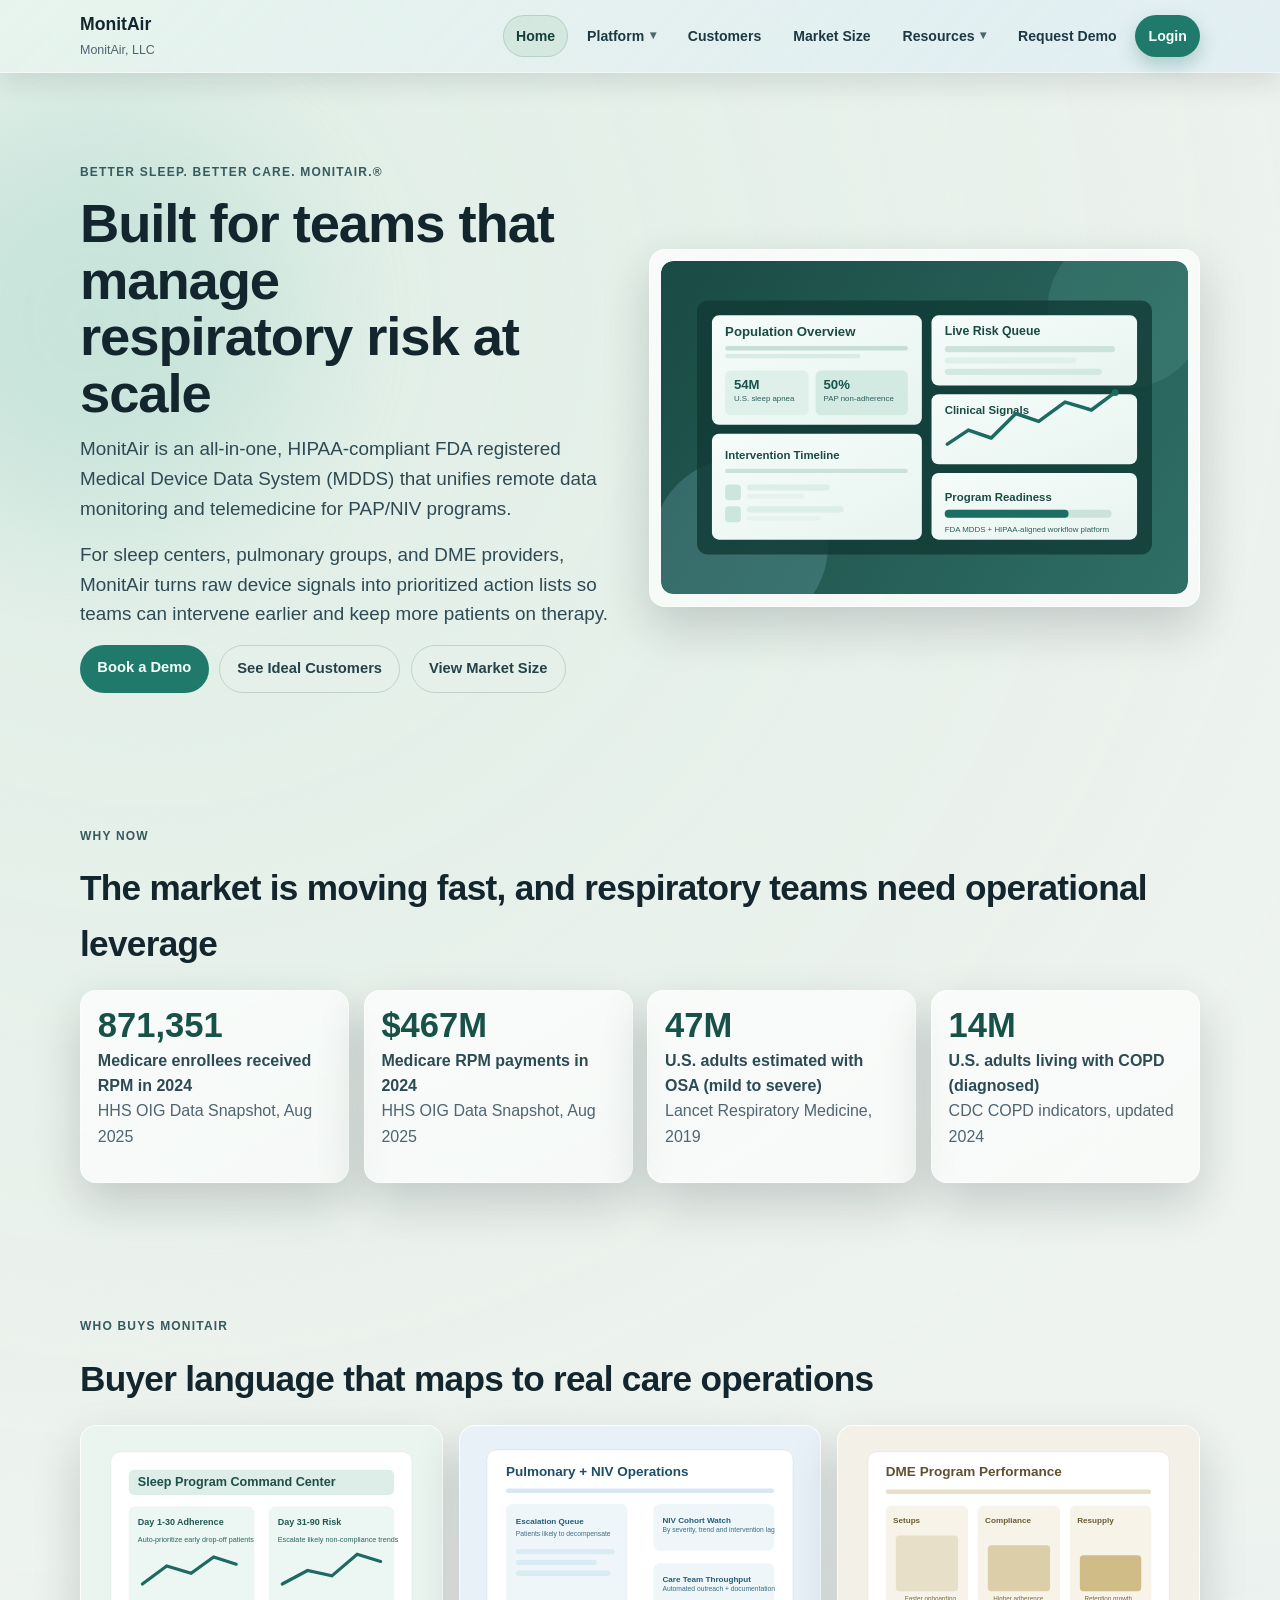
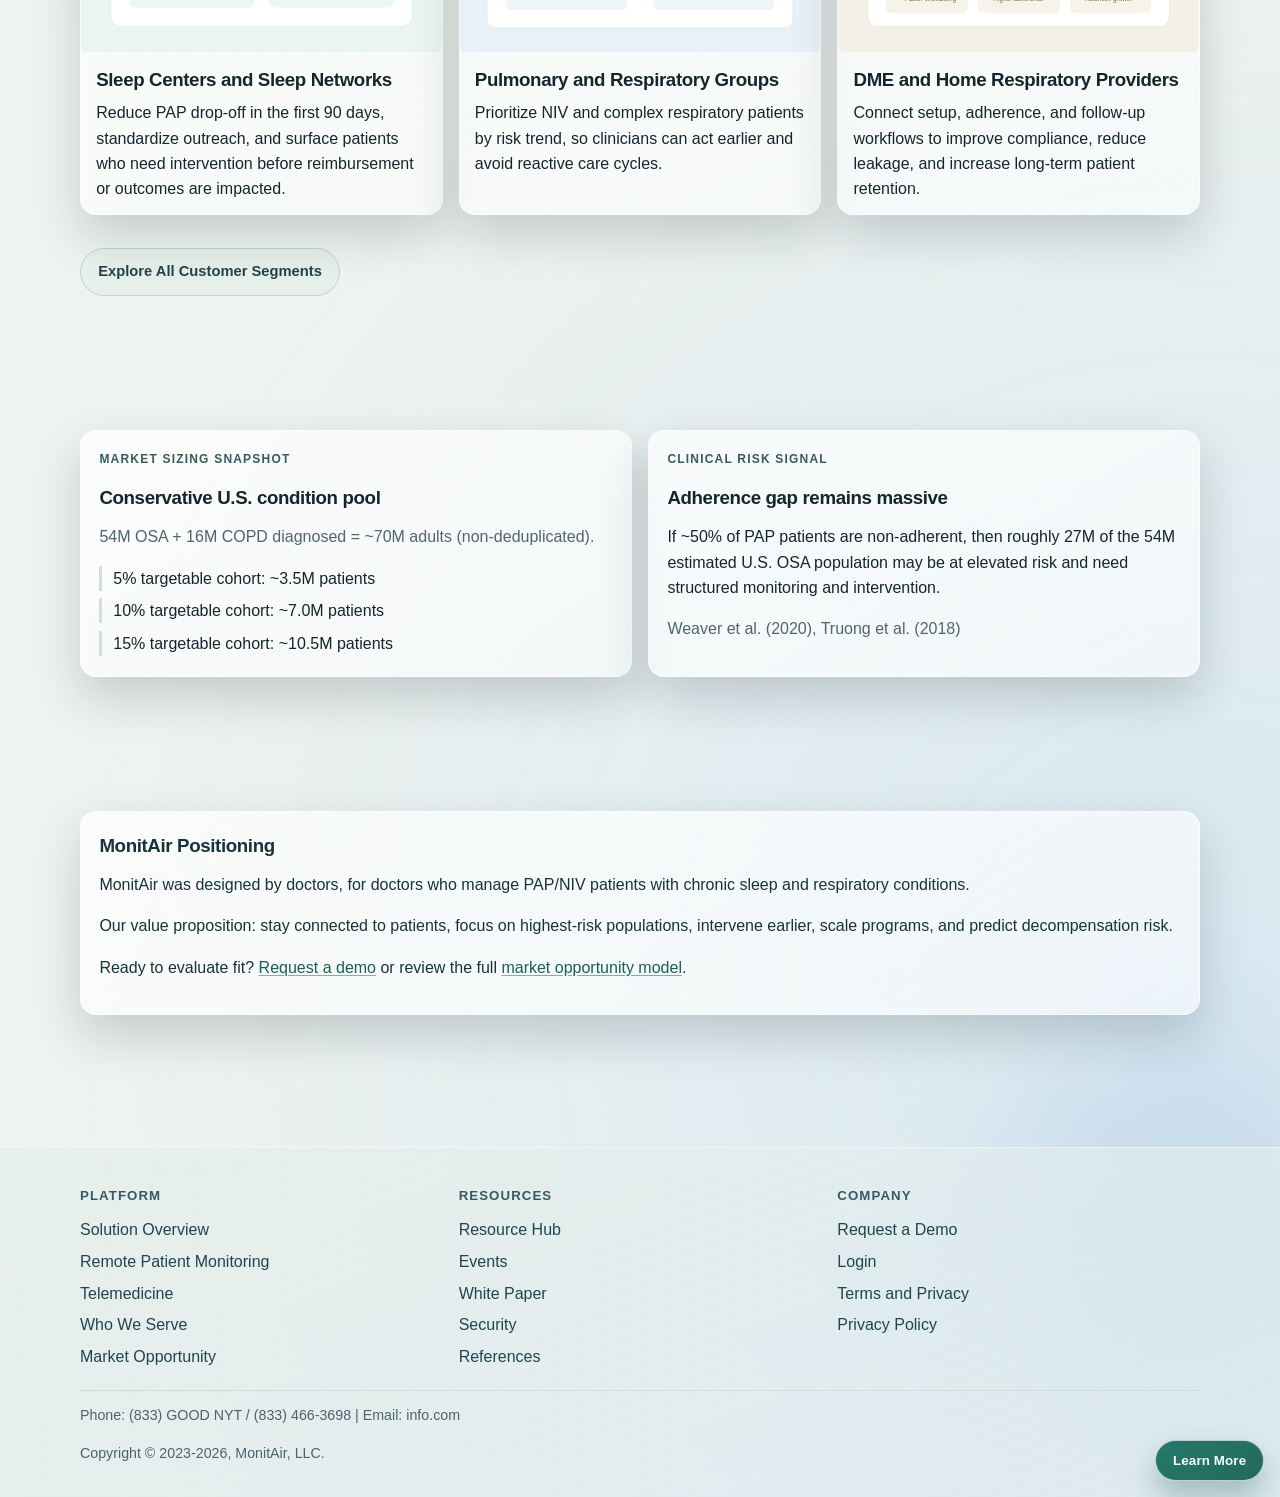
<file: index.html>
<!doctype html>
<html lang="en">
  <head>
    <meta charset="UTF-8" />
    <meta name="viewport" content="width=device-width, initial-scale=1.0" />
    <title>MonitAir | Respiratory RPM and Telehealth Platform</title>
    <meta
      name="description"
      content="MonitAir helps sleep, pulmonary, and DME teams scale remote respiratory monitoring with better adherence and faster interventions."
    />
    <link rel="stylesheet" href="styles.css" />
  </head>
  <body>
    <header class="site-header">
      <div class="container nav-wrap">
        <a class="brand" href="index.html">
          <span class="brand-mark">MonitAir</span>
          <span class="brand-sub">MonitAir, LLC</span>
        </a>
        <button class="menu-toggle" aria-label="Toggle menu" aria-expanded="false">Menu</button>
        <nav class="site-nav" aria-label="Primary">
          <a href="index.html">Home</a>
          <details class="nav-group" data-group="platform">
            <summary>Platform</summary>
            <div class="nav-dropdown">
              <a href="our-solution.html">Overview</a>
              <a href="rpm.html">RPM</a>
              <a href="telemedicine.html">Telemedicine</a>
            </div>
          </details>
          <a href="customers.html">Customers</a>
          <a href="market-opportunity.html">Market Size</a>
          <details class="nav-group" data-group="resources">
            <summary>Resources</summary>
            <div class="nav-dropdown">
              <a href="resources.html">Resource Hub</a>
              <a href="events.html">Events</a>
              <a href="white-paper.html">White Paper</a>
              <a href="security.html">Security</a>
              <a href="references.html">References</a>
              <a href="terms-and-privacy.html">Terms</a>
              <a href="privacy-policy.html">Privacy</a>
            </div>
          </details>
          <a href="request-demo.html">Request Demo</a>
          <a class="nav-login" href="login.html">Login</a>
        </nav>
      </div>
    </header>

    <main>
      <section class="hero reveal">
        <div class="container hero-grid hero-grid-marketing">
          <div>
            <p class="eyebrow">Better Sleep. Better Care. MonitAir.&reg;</p>
            <h1>Built for teams that manage respiratory risk at scale</h1>
            <p class="lead">
              MonitAir is an all-in-one, HIPAA-compliant FDA registered Medical Device Data System
              (MDDS) that unifies remote data monitoring and telemedicine for PAP/NIV programs.
            </p>
            <p class="lead">
              For sleep centers, pulmonary groups, and DME providers, MonitAir turns raw device
              signals into prioritized action lists so teams can intervene earlier and keep more
              patients on therapy.
            </p>
            <div class="hero-actions">
              <a class="btn btn-primary" href="request-demo.html">Book a Demo</a>
              <a class="btn btn-secondary" href="customers.html">See Ideal Customers</a>
              <a class="btn btn-secondary" href="market-opportunity.html">View Market Size</a>
            </div>
          </div>
          <div class="hero-media-wrap">
            <img
              class="hero-media"
              src="assets/hero-platform.svg"
              alt="MonitAir respiratory monitoring platform dashboard illustration"
            />
          </div>
        </div>
      </section>

      <section class="section reveal">
        <div class="container">
          <div class="section-head">
            <p class="eyebrow">Why Now</p>
            <h2>The market is moving fast, and respiratory teams need operational leverage</h2>
          </div>
          <div class="metric-grid">
            <article class="metric-card">
              <p class="metric-value countup" data-count="1000000">1,000,000</p>
              <p class="metric-label">Medicare enrollees received RPM in 2024</p>
              <p class="muted">HHS OIG Data Snapshot, Aug 2025</p>
            </article>
            <article class="metric-card">
              <p class="metric-value">$<span class="countup" data-count="536">536</span>M</p>
              <p class="metric-label">Medicare RPM payments in 2024</p>
              <p class="muted">HHS OIG Data Snapshot, Aug 2025</p>
            </article>
            <article class="metric-card">
              <p class="metric-value"><span class="countup" data-count="54">54</span>M</p>
              <p class="metric-label">U.S. adults estimated with OSA (mild to severe)</p>
              <p class="muted">Lancet Respiratory Medicine, 2019</p>
            </article>
            <article class="metric-card">
              <p class="metric-value"><span class="countup" data-count="16">16</span>M</p>
              <p class="metric-label">U.S. adults living with COPD (diagnosed)</p>
              <p class="muted">CDC COPD indicators, updated 2024</p>
            </article>
          </div>
        </div>
      </section>

      <section class="section reveal">
        <div class="container">
          <div class="section-head">
            <p class="eyebrow">Who Buys MonitAir</p>
            <h2>Buyer language that maps to real care operations</h2>
          </div>
          <div class="persona-grid">
            <article class="persona-card">
              <img src="assets/customer-sleep-centers.svg" alt="Sleep center operations visual" />
              <h3>Sleep Centers and Sleep Networks</h3>
              <p>
                Reduce PAP drop-off in the first 90 days, standardize outreach, and surface patients
                who need intervention before reimbursement or outcomes are impacted.
              </p>
            </article>
            <article class="persona-card">
              <img src="assets/customer-respiratory-groups.svg" alt="Pulmonary and respiratory group visual" />
              <h3>Pulmonary and Respiratory Groups</h3>
              <p>
                Prioritize NIV and complex respiratory patients by risk trend, so clinicians can act
                earlier and avoid reactive care cycles.
              </p>
            </article>
            <article class="persona-card">
              <img src="assets/customer-dme.svg" alt="DME workflow visual" />
              <h3>DME and Home Respiratory Providers</h3>
              <p>
                Connect setup, adherence, and follow-up workflows to improve compliance, reduce
                leakage, and increase long-term patient retention.
              </p>
            </article>
          </div>
          <div class="hero-actions section-tight">
            <a class="btn btn-secondary" href="customers.html">Explore All Customer Segments</a>
          </div>
        </div>
      </section>

      <section class="section reveal">
        <div class="container grid-2">
          <article class="card">
            <p class="eyebrow">Market Sizing Snapshot</p>
            <h3>Conservative U.S. condition pool</h3>
            <p class="muted">54M OSA + 16M COPD diagnosed = ~70M adults (non-deduplicated).</p>
            <ul class="list-clean">
              <li>5% targetable cohort: ~3.5M patients</li>
              <li>10% targetable cohort: ~7.0M patients</li>
              <li>15% targetable cohort: ~10.5M patients</li>
            </ul>
          </article>
          <article class="card">
            <p class="eyebrow">Clinical Risk Signal</p>
            <h3>Adherence gap remains massive</h3>
            <p>
              If ~50% of PAP patients are non-adherent, then roughly 27M of the 54M estimated U.S.
              OSA population may be at elevated risk and need structured monitoring and intervention.
            </p>
            <p class="muted">Weaver et al. (2020), Truong et al. (2018)</p>
          </article>
        </div>
      </section>

      <section class="section reveal">
        <div class="container notice">
          <h3>MonitAir Positioning</h3>
          <p>
            MonitAir was designed by doctors, for doctors who manage PAP/NIV patients with chronic
            sleep and respiratory conditions.
          </p>
          <p>
            Our value proposition: stay connected to patients, focus on highest-risk populations,
            intervene earlier, scale programs, and predict decompensation risk.
          </p>
          <p>
            Ready to evaluate fit? <a href="request-demo.html">Request a demo</a> or review the
            full <a href="market-opportunity.html">market opportunity model</a>.
          </p>
        </div>
      </section>
    </main>

    <footer class="site-footer">
      <div class="container footer-grid">
        <div>
          <h3>Platform</h3>
          <ul>
            <li><a href="our-solution.html">Solution Overview</a></li>
            <li><a href="rpm.html">Remote Patient Monitoring</a></li>
            <li><a href="telemedicine.html">Telemedicine</a></li>
            <li><a href="customers.html">Who We Serve</a></li>
            <li><a href="market-opportunity.html">Market Opportunity</a></li>
          </ul>
        </div>
        <div>
          <h3>Resources</h3>
          <ul>
            <li><a href="resources.html">Resource Hub</a></li>
            <li><a href="events.html">Events</a></li>
            <li><a href="white-paper.html">White Paper</a></li>
            <li><a href="security.html">Security</a></li>
            <li><a href="references.html">References</a></li>
          </ul>
        </div>
        <div>
          <h3>Company</h3>
          <ul>
            <li><a href="request-demo.html">Request a Demo</a></li>
            <li><a href="login.html">Login</a></li>
            <li><a href="terms-and-privacy.html">Terms and Privacy</a></li>
            <li><a href="privacy-policy.html">Privacy Policy</a></li>
          </ul>
        </div>
      </div>
      <div class="container footer-bottom">
        <p>Phone: (833) GOOD NYT / (833) 466-3698 | Email: info.com</p>
        <p>Copyright &copy; 2023-2026, MonitAir, LLC.</p>
      </div>
    </footer>

    <script src="script.js"></script>
  </body>
</html>
</file>
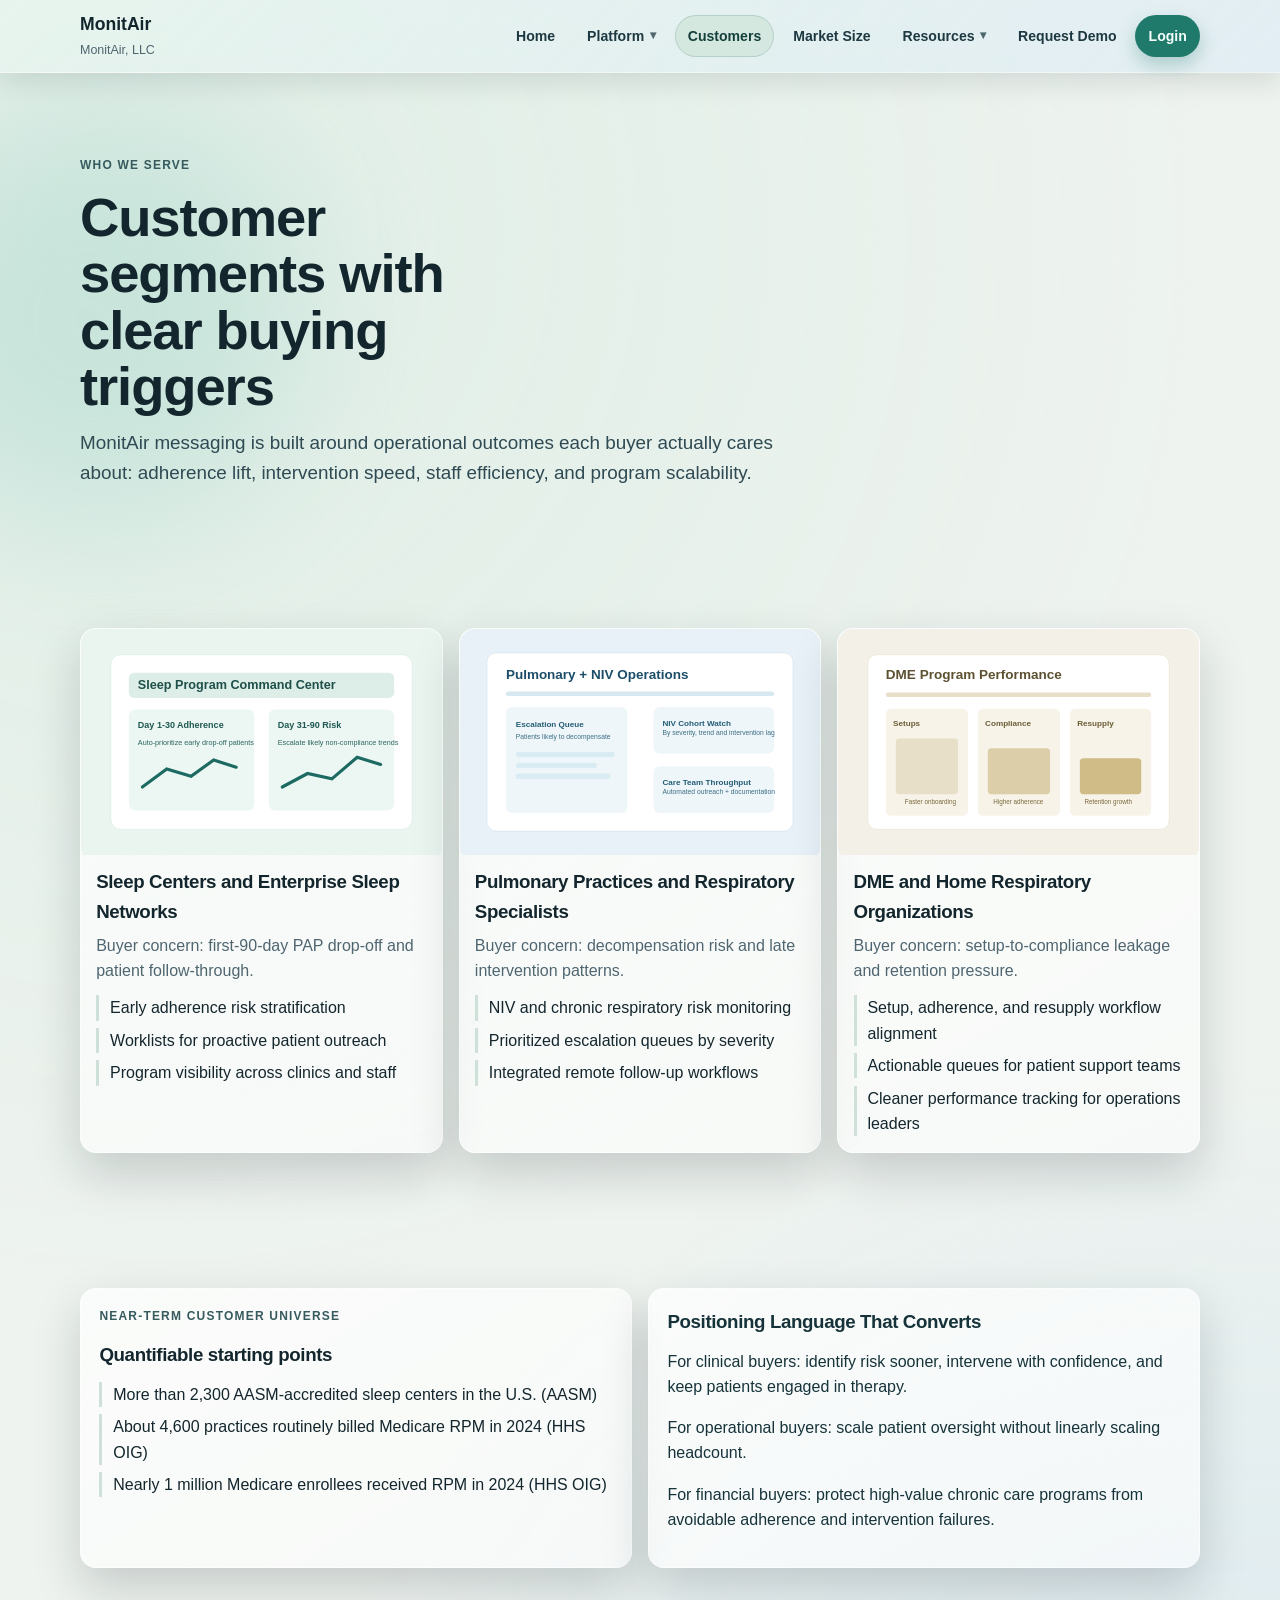
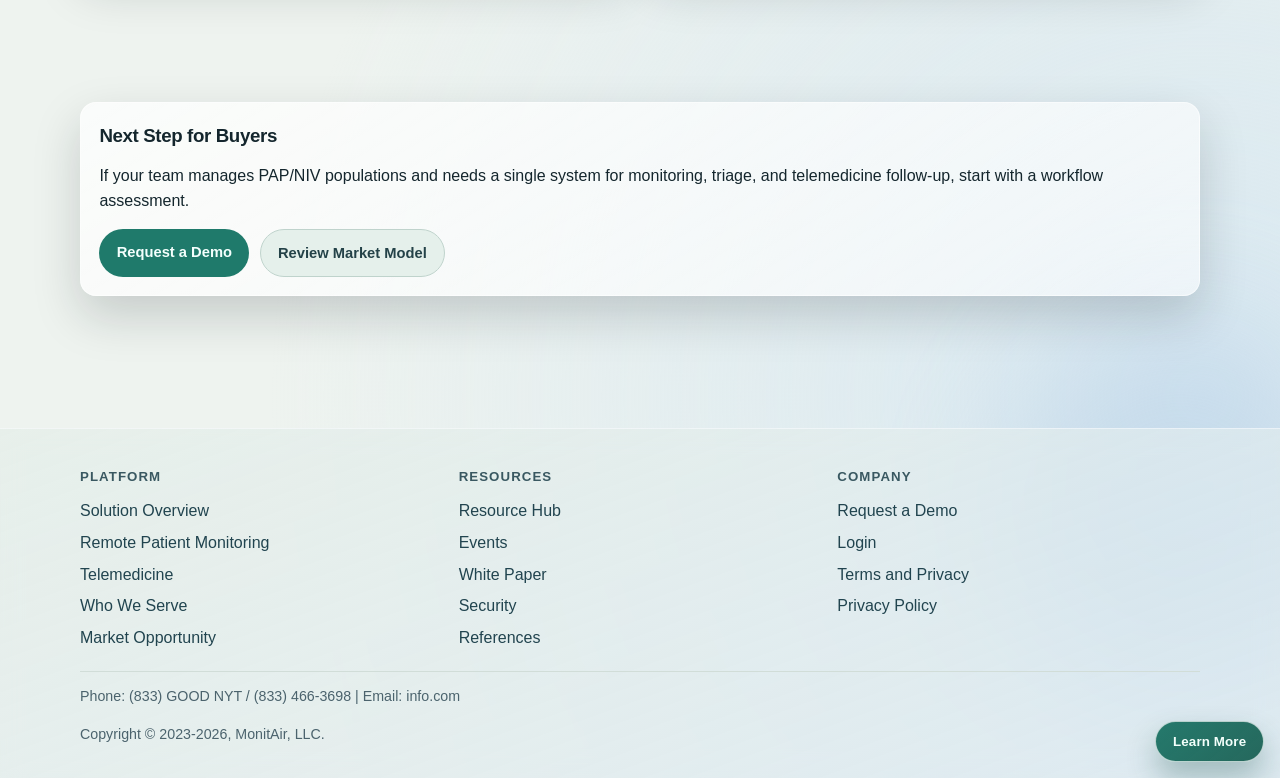
<file: customers.html>
<!doctype html>
<html lang="en">
  <head>
    <meta charset="UTF-8" />
    <meta name="viewport" content="width=device-width, initial-scale=1.0" />
    <title>Who We Serve | MonitAir</title>
    <meta
      name="description"
      content="Customer segments for MonitAir: sleep centers, pulmonary groups, DME providers, and health systems."
    />
    <link rel="stylesheet" href="styles.css" />
  </head>
  <body>
    <header class="site-header">
      <div class="container nav-wrap">
        <a class="brand" href="index.html">
          <span class="brand-mark">MonitAir</span>
          <span class="brand-sub">MonitAir, LLC</span>
        </a>
        <button class="menu-toggle" aria-label="Toggle menu" aria-expanded="false">Menu</button>
        <nav class="site-nav" aria-label="Primary">
          <a href="index.html">Home</a>
          <details class="nav-group" data-group="platform">
            <summary>Platform</summary>
            <div class="nav-dropdown">
              <a href="our-solution.html">Overview</a>
              <a href="rpm.html">RPM</a>
              <a href="telemedicine.html">Telemedicine</a>
            </div>
          </details>
          <a href="customers.html">Customers</a>
          <a href="market-opportunity.html">Market Size</a>
          <details class="nav-group" data-group="resources">
            <summary>Resources</summary>
            <div class="nav-dropdown">
              <a href="resources.html">Resource Hub</a>
              <a href="events.html">Events</a>
              <a href="white-paper.html">White Paper</a>
              <a href="security.html">Security</a>
              <a href="references.html">References</a>
              <a href="terms-and-privacy.html">Terms</a>
              <a href="privacy-policy.html">Privacy</a>
            </div>
          </details>
          <a href="request-demo.html">Request Demo</a>
          <a class="nav-login" href="login.html">Login</a>
        </nav>
      </div>
    </header>

    <main>
      <section class="page-hero reveal">
        <div class="container">
          <p class="eyebrow">Who We Serve</p>
          <h1>Customer segments with clear buying triggers</h1>
          <p class="lead">
            MonitAir messaging is built around operational outcomes each buyer actually cares about:
            adherence lift, intervention speed, staff efficiency, and program scalability.
          </p>
        </div>
      </section>

      <section class="section reveal">
        <div class="container persona-grid">
          <article class="persona-card">
            <img src="assets/customer-sleep-centers.svg" alt="Sleep center segment" />
            <h3>Sleep Centers and Enterprise Sleep Networks</h3>
            <p class="muted">Buyer concern: first-90-day PAP drop-off and patient follow-through.</p>
            <ul class="list-clean">
              <li>Early adherence risk stratification</li>
              <li>Worklists for proactive patient outreach</li>
              <li>Program visibility across clinics and staff</li>
            </ul>
          </article>
          <article class="persona-card">
            <img src="assets/customer-respiratory-groups.svg" alt="Pulmonary group segment" />
            <h3>Pulmonary Practices and Respiratory Specialists</h3>
            <p class="muted">Buyer concern: decompensation risk and late intervention patterns.</p>
            <ul class="list-clean">
              <li>NIV and chronic respiratory risk monitoring</li>
              <li>Prioritized escalation queues by severity</li>
              <li>Integrated remote follow-up workflows</li>
            </ul>
          </article>
          <article class="persona-card">
            <img src="assets/customer-dme.svg" alt="DME segment" />
            <h3>DME and Home Respiratory Organizations</h3>
            <p class="muted">Buyer concern: setup-to-compliance leakage and retention pressure.</p>
            <ul class="list-clean">
              <li>Setup, adherence, and resupply workflow alignment</li>
              <li>Actionable queues for patient support teams</li>
              <li>Cleaner performance tracking for operations leaders</li>
            </ul>
          </article>
        </div>
      </section>

      <section class="section reveal">
        <div class="container grid-2">
          <article class="card">
            <p class="eyebrow">Near-term Customer Universe</p>
            <h3>Quantifiable starting points</h3>
            <ul class="list-clean">
              <li>More than 2,300 AASM-accredited sleep centers in the U.S. (AASM)</li>
              <li>About 4,600 practices routinely billed Medicare RPM in 2024 (HHS OIG)</li>
              <li>Nearly 1 million Medicare enrollees received RPM in 2024 (HHS OIG)</li>
            </ul>
          </article>
          <article class="notice">
            <h3>Positioning Language That Converts</h3>
            <p>
              For clinical buyers: identify risk sooner, intervene with confidence, and keep patients
              engaged in therapy.
            </p>
            <p>
              For operational buyers: scale patient oversight without linearly scaling headcount.
            </p>
            <p>
              For financial buyers: protect high-value chronic care programs from avoidable adherence
              and intervention failures.
            </p>
          </article>
        </div>
      </section>

      <section class="section reveal">
        <div class="container card">
          <h3>Next Step for Buyers</h3>
          <p>
            If your team manages PAP/NIV populations and needs a single system for monitoring,
            triage, and telemedicine follow-up, start with a workflow assessment.
          </p>
          <div class="hero-actions">
            <a class="btn btn-primary" href="request-demo.html">Request a Demo</a>
            <a class="btn btn-secondary" href="market-opportunity.html">Review Market Model</a>
          </div>
        </div>
      </section>
    </main>

    <footer class="site-footer">
      <div class="container footer-grid">
        <div>
          <h3>Platform</h3>
          <ul>
            <li><a href="our-solution.html">Solution Overview</a></li>
            <li><a href="rpm.html">Remote Patient Monitoring</a></li>
            <li><a href="telemedicine.html">Telemedicine</a></li>
            <li><a href="customers.html">Who We Serve</a></li>
            <li><a href="market-opportunity.html">Market Opportunity</a></li>
          </ul>
        </div>
        <div>
          <h3>Resources</h3>
          <ul>
            <li><a href="resources.html">Resource Hub</a></li>
            <li><a href="events.html">Events</a></li>
            <li><a href="white-paper.html">White Paper</a></li>
            <li><a href="security.html">Security</a></li>
            <li><a href="references.html">References</a></li>
          </ul>
        </div>
        <div>
          <h3>Company</h3>
          <ul>
            <li><a href="request-demo.html">Request a Demo</a></li>
            <li><a href="login.html">Login</a></li>
            <li><a href="terms-and-privacy.html">Terms and Privacy</a></li>
            <li><a href="privacy-policy.html">Privacy Policy</a></li>
          </ul>
        </div>
      </div>
      <div class="container footer-bottom">
        <p>Phone: (833) GOOD NYT / (833) 466-3698 | Email: info.com</p>
        <p>Copyright &copy; 2023-2026, MonitAir, LLC.</p>
      </div>
    </footer>

    <script src="script.js"></script>
  </body>
</html>
</file>
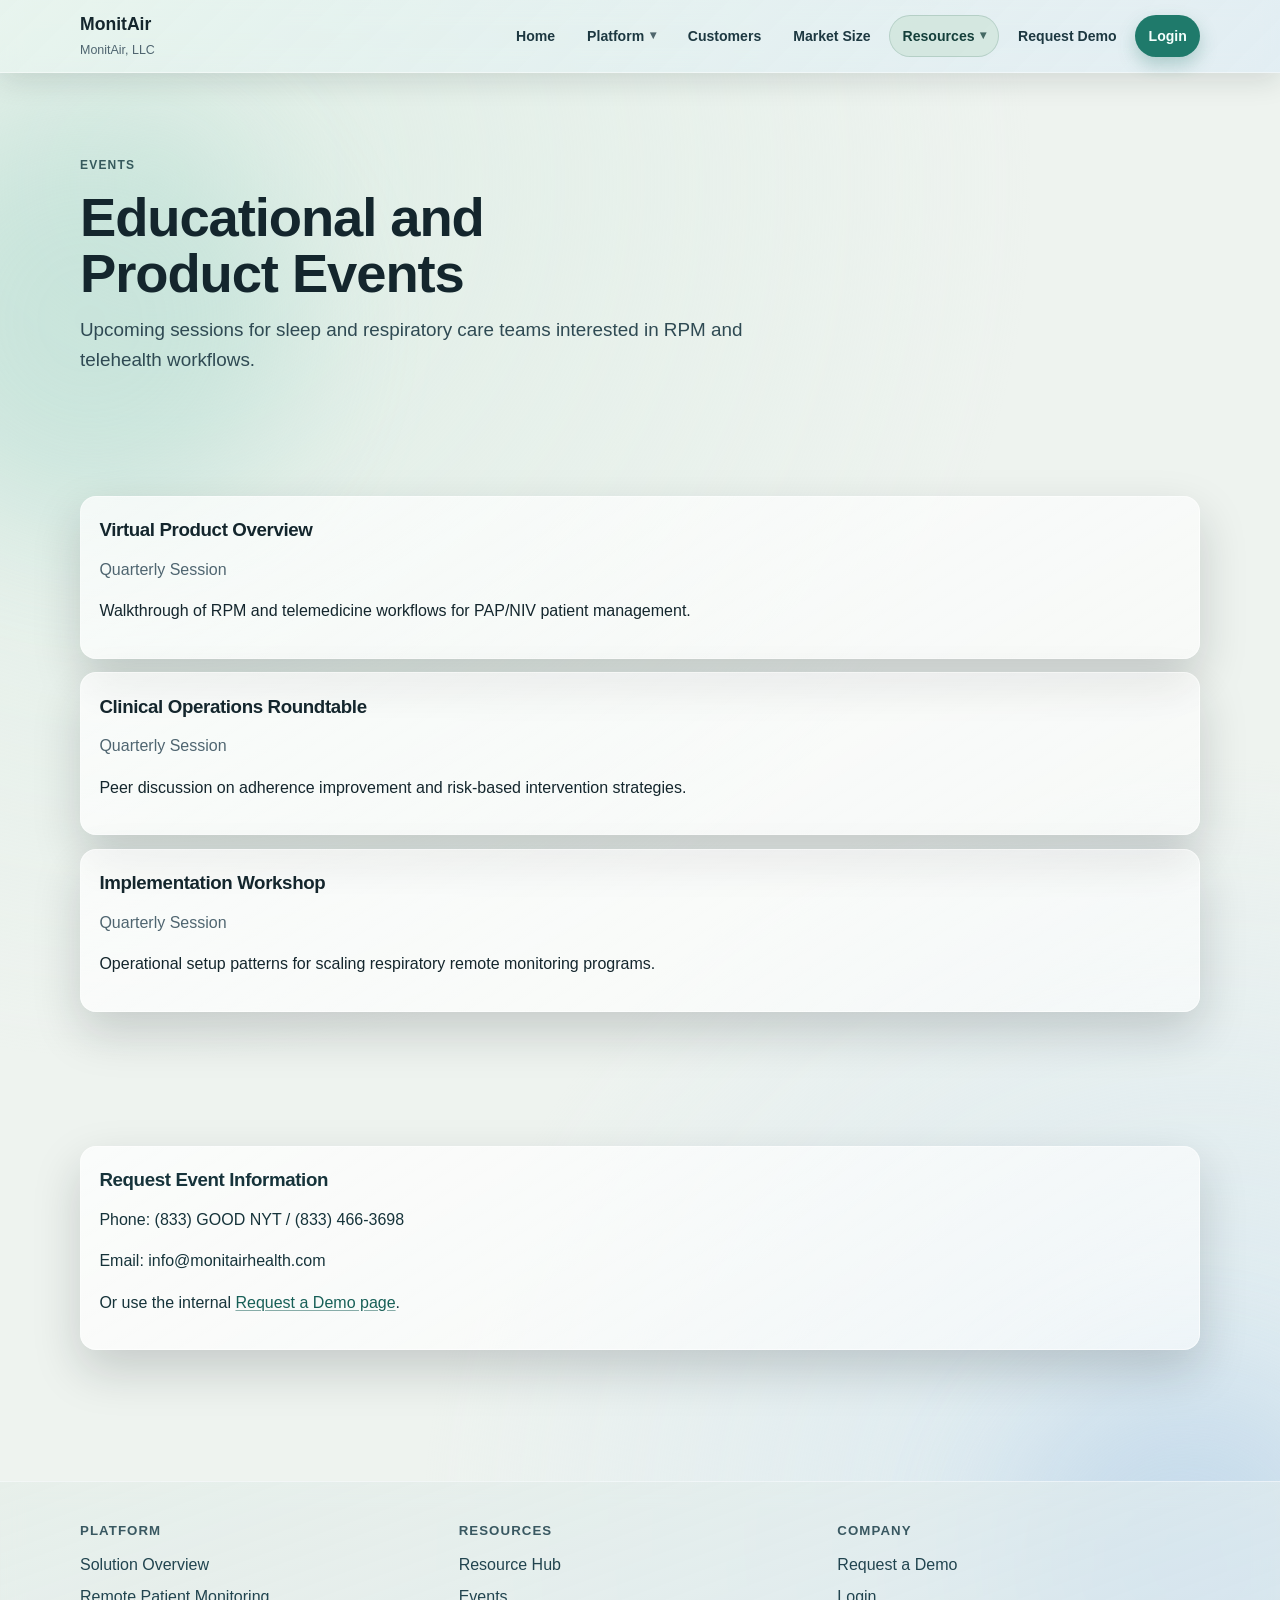
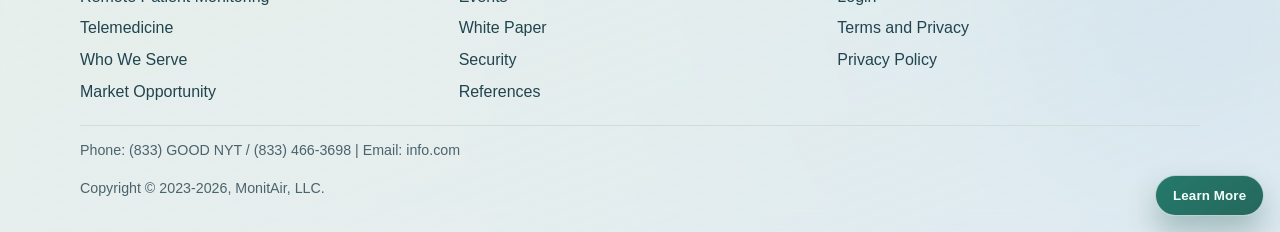
<file: events.html>
<!doctype html>
<html lang="en">
  <head>
    <meta charset="UTF-8" />
    <meta name="viewport" content="width=device-width, initial-scale=1.0" />
    <title>Events | MonitAir</title>
    <meta name="description" content="MonitAir events and educational sessions." />
    <link rel="stylesheet" href="styles.css" />
  </head>
  <body>
    <header class="site-header">
      <div class="container nav-wrap">
        <a class="brand" href="index.html">
          <span class="brand-mark">MonitAir</span>
          <span class="brand-sub">MonitAir, LLC</span>
        </a>
        <button class="menu-toggle" aria-label="Toggle menu" aria-expanded="false">Menu</button>
        <nav class="site-nav" aria-label="Primary">
          <a href="index.html">Home</a>
          <details class="nav-group" data-group="platform">
            <summary>Platform</summary>
            <div class="nav-dropdown">
              <a href="our-solution.html">Overview</a>
              <a href="rpm.html">RPM</a>
              <a href="telemedicine.html">Telemedicine</a>
            </div>
          </details>
          <a href="customers.html">Customers</a>
          <a href="market-opportunity.html">Market Size</a>
          <details class="nav-group" data-group="resources">
            <summary>Resources</summary>
            <div class="nav-dropdown">
              <a href="resources.html">Resource Hub</a>
              <a href="events.html">Events</a>
              <a href="white-paper.html">White Paper</a>
              <a href="security.html">Security</a>
              <a href="references.html">References</a>
              <a href="terms-and-privacy.html">Terms</a>
              <a href="privacy-policy.html">Privacy</a>
            </div>
          </details>
          <a href="request-demo.html">Request Demo</a>
          <a class="nav-login" href="login.html">Login</a>
        </nav>
      </div>
    </header>

    <main>
      <section class="page-hero reveal">
        <div class="container">
          <p class="eyebrow">Events</p>
          <h1>Educational and Product Events</h1>
          <p class="lead">
            Upcoming sessions for sleep and respiratory care teams interested in RPM and telehealth
            workflows.
          </p>
        </div>
      </section>

      <section class="section reveal">
        <div class="container timeline">
          <article class="timeline-item">
            <h3>Virtual Product Overview</h3>
            <p class="muted">Quarterly Session</p>
            <p>Walkthrough of RPM and telemedicine workflows for PAP/NIV patient management.</p>
          </article>
          <article class="timeline-item">
            <h3>Clinical Operations Roundtable</h3>
            <p class="muted">Quarterly Session</p>
            <p>Peer discussion on adherence improvement and risk-based intervention strategies.</p>
          </article>
          <article class="timeline-item">
            <h3>Implementation Workshop</h3>
            <p class="muted">Quarterly Session</p>
            <p>Operational setup patterns for scaling respiratory remote monitoring programs.</p>
          </article>
        </div>
      </section>

      <section class="section reveal">
        <div class="container notice">
          <h3>Request Event Information</h3>
          <p>Phone: (833) GOOD NYT / (833) 466-3698</p>
          <p>Email: info@monitairhealth.com</p>
          <p>Or use the internal <a href="request-demo.html">Request a Demo page</a>.</p>
        </div>
      </section>
    </main>

    <footer class="site-footer">
      <div class="container footer-grid">
        <div>
          <h3>Platform</h3>
          <ul>
            <li><a href="our-solution.html">Solution Overview</a></li>
            <li><a href="rpm.html">Remote Patient Monitoring</a></li>
            <li><a href="telemedicine.html">Telemedicine</a></li>
            <li><a href="customers.html">Who We Serve</a></li>
            <li><a href="market-opportunity.html">Market Opportunity</a></li>
          </ul>
        </div>
        <div>
          <h3>Resources</h3>
          <ul>
            <li><a href="resources.html">Resource Hub</a></li>
            <li><a href="events.html">Events</a></li>
            <li><a href="white-paper.html">White Paper</a></li>
            <li><a href="security.html">Security</a></li>
            <li><a href="references.html">References</a></li>
          </ul>
        </div>
        <div>
          <h3>Company</h3>
          <ul>
            <li><a href="request-demo.html">Request a Demo</a></li>
            <li><a href="login.html">Login</a></li>
            <li><a href="terms-and-privacy.html">Terms and Privacy</a></li>
            <li><a href="privacy-policy.html">Privacy Policy</a></li>
          </ul>
        </div>
      </div>
      <div class="container footer-bottom">
        <p>Phone: (833) GOOD NYT / (833) 466-3698 | Email: info.com</p>
        <p>Copyright &copy; 2023-2026, MonitAir, LLC.</p>
      </div>
    </footer>

    <script src="script.js"></script>
  </body>
</html>
</file>
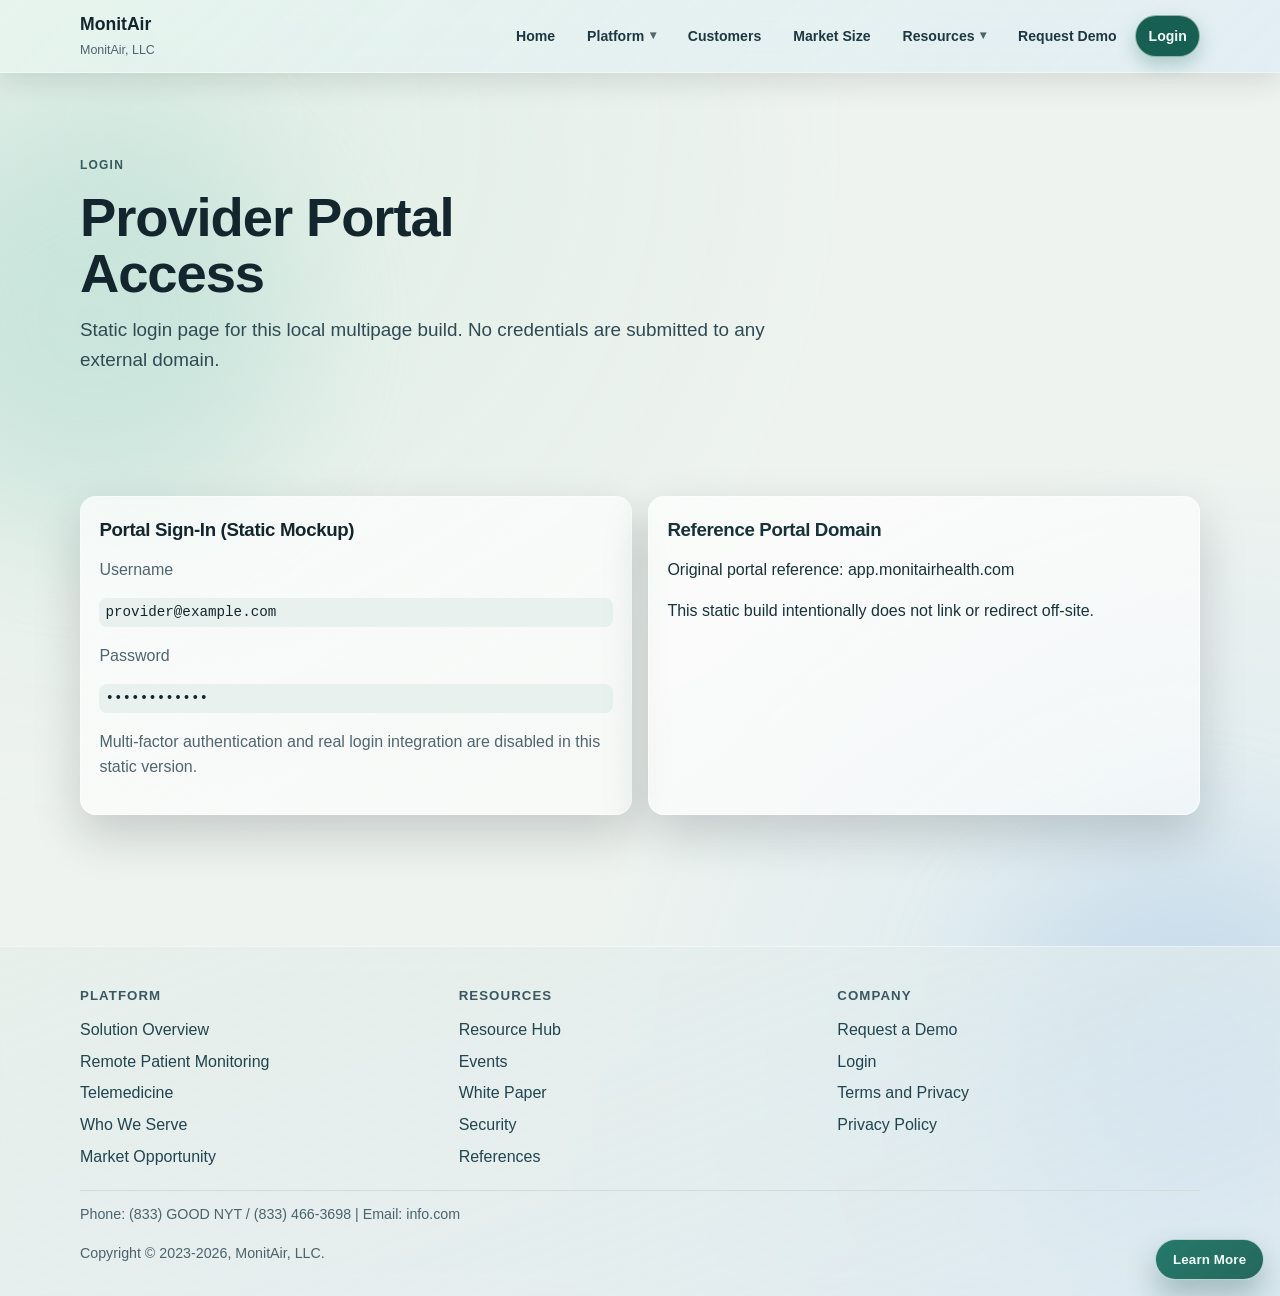
<file: login.html>
<!doctype html>
<html lang="en">
  <head>
    <meta charset="UTF-8" />
    <meta name="viewport" content="width=device-width, initial-scale=1.0" />
    <title>Login | MonitAir</title>
    <meta name="description" content="Static MonitAir login page preview." />
    <link rel="stylesheet" href="styles.css" />
  </head>
  <body>
    <header class="site-header">
      <div class="container nav-wrap">
        <a class="brand" href="index.html">
          <span class="brand-mark">MonitAir</span>
          <span class="brand-sub">MonitAir, LLC</span>
        </a>
        <button class="menu-toggle" aria-label="Toggle menu" aria-expanded="false">Menu</button>
        <nav class="site-nav" aria-label="Primary">
          <a href="index.html">Home</a>
          <details class="nav-group" data-group="platform">
            <summary>Platform</summary>
            <div class="nav-dropdown">
              <a href="our-solution.html">Overview</a>
              <a href="rpm.html">RPM</a>
              <a href="telemedicine.html">Telemedicine</a>
            </div>
          </details>
          <a href="customers.html">Customers</a>
          <a href="market-opportunity.html">Market Size</a>
          <details class="nav-group" data-group="resources">
            <summary>Resources</summary>
            <div class="nav-dropdown">
              <a href="resources.html">Resource Hub</a>
              <a href="events.html">Events</a>
              <a href="white-paper.html">White Paper</a>
              <a href="security.html">Security</a>
              <a href="references.html">References</a>
              <a href="terms-and-privacy.html">Terms</a>
              <a href="privacy-policy.html">Privacy</a>
            </div>
          </details>
          <a href="request-demo.html">Request Demo</a>
          <a class="nav-login" href="login.html">Login</a>
        </nav>
      </div>
    </header>

    <main>
      <section class="page-hero reveal">
        <div class="container">
          <p class="eyebrow">Login</p>
          <h1>Provider Portal Access</h1>
          <p class="lead">
            Static login page for this local multipage build. No credentials are submitted to any
            external domain.
          </p>
        </div>
      </section>

      <section class="section reveal">
        <div class="container grid-2">
          <article class="card">
            <h3>Portal Sign-In (Static Mockup)</h3>
            <p class="muted">Username</p>
            <p class="inline-path">provider@example.com</p>
            <p class="muted">Password</p>
            <p class="inline-path">••••••••••••</p>
            <p class="muted">Multi-factor authentication and real login integration are disabled in this static version.</p>
          </article>
          <article class="notice">
            <h3>Reference Portal Domain</h3>
            <p>Original portal reference: app.monitairhealth.com</p>
            <p>This static build intentionally does not link or redirect off-site.</p>
          </article>
        </div>
      </section>
    </main>

    <footer class="site-footer">
      <div class="container footer-grid">
        <div>
          <h3>Platform</h3>
          <ul>
            <li><a href="our-solution.html">Solution Overview</a></li>
            <li><a href="rpm.html">Remote Patient Monitoring</a></li>
            <li><a href="telemedicine.html">Telemedicine</a></li>
            <li><a href="customers.html">Who We Serve</a></li>
            <li><a href="market-opportunity.html">Market Opportunity</a></li>
          </ul>
        </div>
        <div>
          <h3>Resources</h3>
          <ul>
            <li><a href="resources.html">Resource Hub</a></li>
            <li><a href="events.html">Events</a></li>
            <li><a href="white-paper.html">White Paper</a></li>
            <li><a href="security.html">Security</a></li>
            <li><a href="references.html">References</a></li>
          </ul>
        </div>
        <div>
          <h3>Company</h3>
          <ul>
            <li><a href="request-demo.html">Request a Demo</a></li>
            <li><a href="login.html">Login</a></li>
            <li><a href="terms-and-privacy.html">Terms and Privacy</a></li>
            <li><a href="privacy-policy.html">Privacy Policy</a></li>
          </ul>
        </div>
      </div>
      <div class="container footer-bottom">
        <p>Phone: (833) GOOD NYT / (833) 466-3698 | Email: info.com</p>
        <p>Copyright &copy; 2023-2026, MonitAir, LLC.</p>
      </div>
    </footer>

    <script src="script.js"></script>
  </body>
</html>
</file>
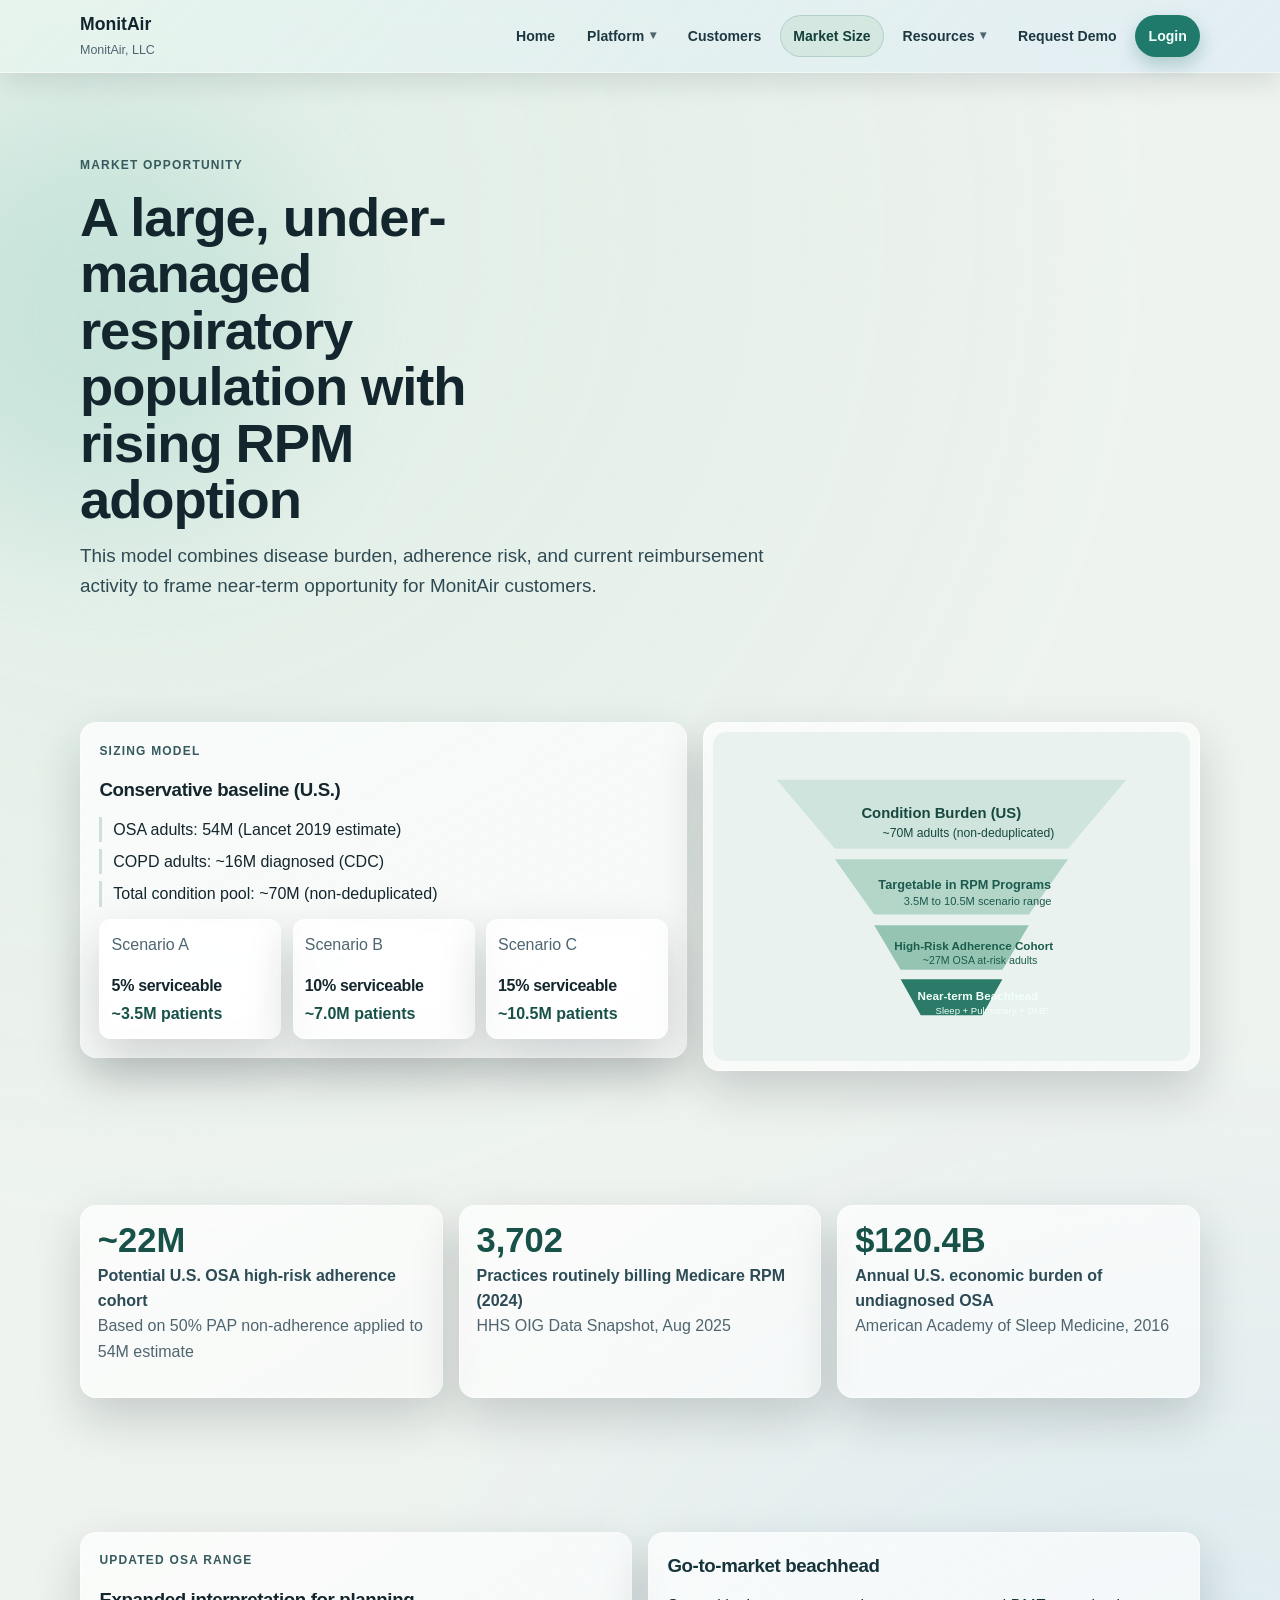
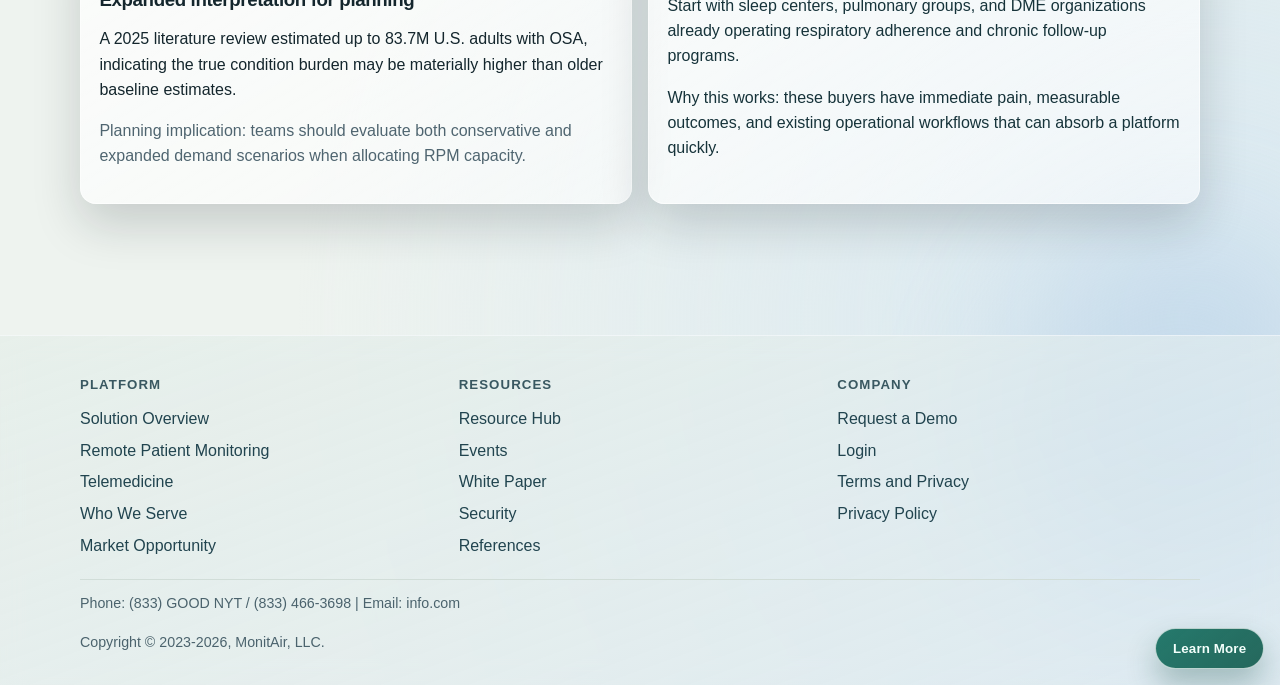
<file: market-opportunity.html>
<!doctype html>
<html lang="en">
  <head>
    <meta charset="UTF-8" />
    <meta name="viewport" content="width=device-width, initial-scale=1.0" />
    <title>Market Opportunity | MonitAir</title>
    <meta
      name="description"
      content="MonitAir market opportunity model for respiratory monitoring and telehealth workflows."
    />
    <link rel="stylesheet" href="styles.css" />
  </head>
  <body>
    <header class="site-header">
      <div class="container nav-wrap">
        <a class="brand" href="index.html">
          <span class="brand-mark">MonitAir</span>
          <span class="brand-sub">MonitAir, LLC</span>
        </a>
        <button class="menu-toggle" aria-label="Toggle menu" aria-expanded="false">Menu</button>
        <nav class="site-nav" aria-label="Primary">
          <a href="index.html">Home</a>
          <details class="nav-group" data-group="platform">
            <summary>Platform</summary>
            <div class="nav-dropdown">
              <a href="our-solution.html">Overview</a>
              <a href="rpm.html">RPM</a>
              <a href="telemedicine.html">Telemedicine</a>
            </div>
          </details>
          <a href="customers.html">Customers</a>
          <a href="market-opportunity.html">Market Size</a>
          <details class="nav-group" data-group="resources">
            <summary>Resources</summary>
            <div class="nav-dropdown">
              <a href="resources.html">Resource Hub</a>
              <a href="events.html">Events</a>
              <a href="white-paper.html">White Paper</a>
              <a href="security.html">Security</a>
              <a href="references.html">References</a>
              <a href="terms-and-privacy.html">Terms</a>
              <a href="privacy-policy.html">Privacy</a>
            </div>
          </details>
          <a href="request-demo.html">Request Demo</a>
          <a class="nav-login" href="login.html">Login</a>
        </nav>
      </div>
    </header>

    <main>
      <section class="page-hero reveal">
        <div class="container">
          <p class="eyebrow">Market Opportunity</p>
          <h1>A large, under-managed respiratory population with rising RPM adoption</h1>
          <p class="lead">
            This model combines disease burden, adherence risk, and current reimbursement activity
            to frame near-term opportunity for MonitAir customers.
          </p>
        </div>
      </section>

      <section class="section reveal">
        <div class="container market-layout">
          <div class="card">
            <p class="eyebrow">Sizing Model</p>
            <h3>Conservative baseline (U.S.)</h3>
            <ul class="list-clean">
              <li>OSA adults: 54M (Lancet 2019 estimate)</li>
              <li>COPD adults: ~16M diagnosed (CDC)</li>
              <li>Total condition pool: ~70M (non-deduplicated)</li>
            </ul>
            <div class="scenario-grid">
              <div class="scenario-item">
                <p class="muted">Scenario A</p>
                <h4>5% serviceable</h4>
                <p class="scenario-value">~3.5M patients</p>
              </div>
              <div class="scenario-item">
                <p class="muted">Scenario B</p>
                <h4>10% serviceable</h4>
                <p class="scenario-value">~7.0M patients</p>
              </div>
              <div class="scenario-item">
                <p class="muted">Scenario C</p>
                <h4>15% serviceable</h4>
                <p class="scenario-value">~10.5M patients</p>
              </div>
            </div>
          </div>
          <div class="image-card">
            <img src="assets/market-funnel.svg" alt="Market opportunity funnel from condition burden to near-term beachhead" />
          </div>
        </div>
      </section>

      <section class="section reveal">
        <div class="container grid-3">
          <article class="metric-card">
            <p class="metric-value">~<span class="countup" data-count="27">27</span>M</p>
            <p class="metric-label">Potential U.S. OSA high-risk adherence cohort</p>
            <p class="muted">Based on 50% PAP non-adherence applied to 54M estimate</p>
          </article>
          <article class="metric-card">
            <p class="metric-value"><span class="countup" data-count="4600">4,600</span></p>
            <p class="metric-label">Practices routinely billing Medicare RPM (2024)</p>
            <p class="muted">HHS OIG Data Snapshot, Aug 2025</p>
          </article>
          <article class="metric-card">
            <p class="metric-value">$<span class="countup" data-count="149.6">149.6</span>B</p>
            <p class="metric-label">Annual U.S. economic burden of undiagnosed OSA</p>
            <p class="muted">American Academy of Sleep Medicine, 2016</p>
          </article>
        </div>
      </section>

      <section class="section reveal">
        <div class="container grid-2">
          <article class="card">
            <p class="eyebrow">Updated OSA Range</p>
            <h3>Expanded interpretation for planning</h3>
            <p>
              A 2025 literature review estimated up to 83.7M U.S. adults with OSA, indicating the
              true condition burden may be materially higher than older baseline estimates.
            </p>
            <p class="muted">
              Planning implication: teams should evaluate both conservative and expanded demand
              scenarios when allocating RPM capacity.
            </p>
          </article>
          <article class="notice">
            <h3>Go-to-market beachhead</h3>
            <p>
              Start with sleep centers, pulmonary groups, and DME organizations already operating
              respiratory adherence and chronic follow-up programs.
            </p>
            <p>
              Why this works: these buyers have immediate pain, measurable outcomes, and existing
              operational workflows that can absorb a platform quickly.
            </p>
          </article>
        </div>
      </section>
    </main>

    <footer class="site-footer">
      <div class="container footer-grid">
        <div>
          <h3>Platform</h3>
          <ul>
            <li><a href="our-solution.html">Solution Overview</a></li>
            <li><a href="rpm.html">Remote Patient Monitoring</a></li>
            <li><a href="telemedicine.html">Telemedicine</a></li>
            <li><a href="customers.html">Who We Serve</a></li>
            <li><a href="market-opportunity.html">Market Opportunity</a></li>
          </ul>
        </div>
        <div>
          <h3>Resources</h3>
          <ul>
            <li><a href="resources.html">Resource Hub</a></li>
            <li><a href="events.html">Events</a></li>
            <li><a href="white-paper.html">White Paper</a></li>
            <li><a href="security.html">Security</a></li>
            <li><a href="references.html">References</a></li>
          </ul>
        </div>
        <div>
          <h3>Company</h3>
          <ul>
            <li><a href="request-demo.html">Request a Demo</a></li>
            <li><a href="login.html">Login</a></li>
            <li><a href="terms-and-privacy.html">Terms and Privacy</a></li>
            <li><a href="privacy-policy.html">Privacy Policy</a></li>
          </ul>
        </div>
      </div>
      <div class="container footer-bottom">
        <p>Phone: (833) GOOD NYT / (833) 466-3698 | Email: info.com</p>
        <p>Copyright &copy; 2023-2026, MonitAir, LLC.</p>
      </div>
    </footer>

    <script src="script.js"></script>
  </body>
</html>
</file>
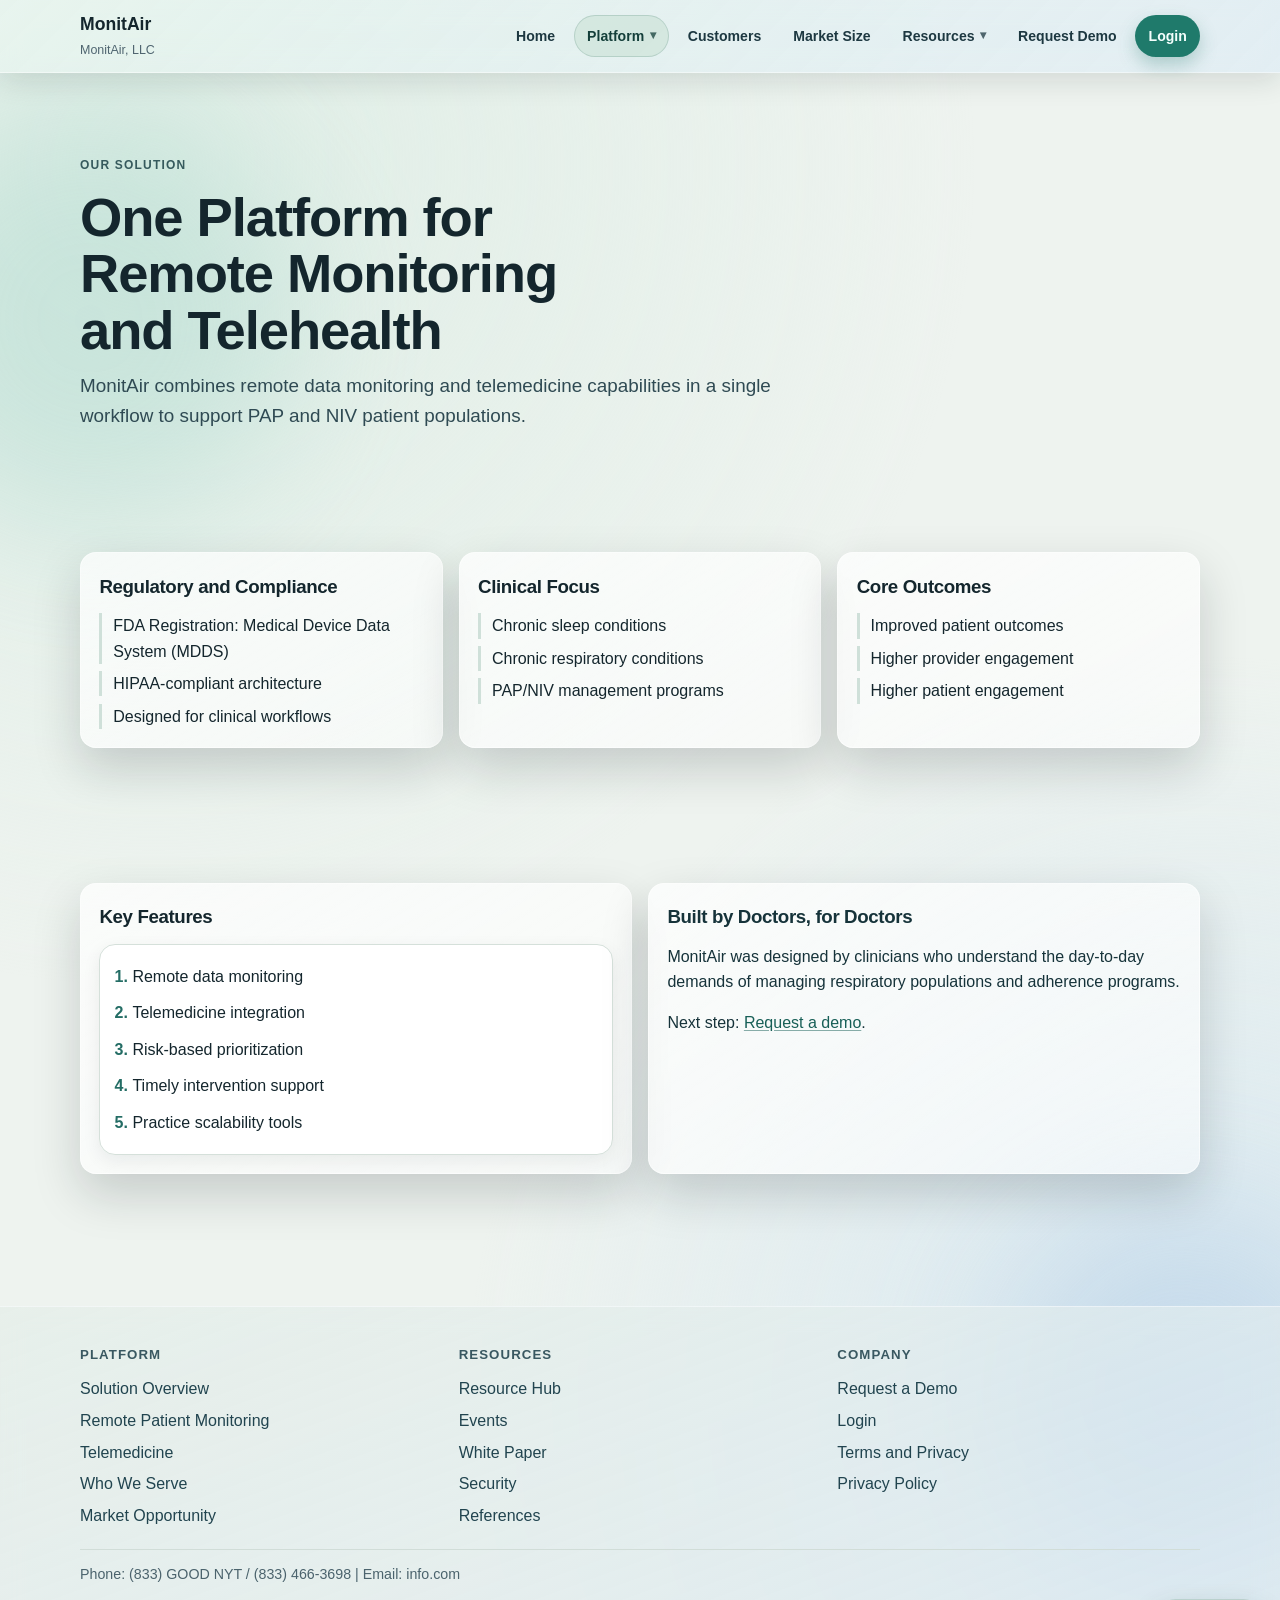
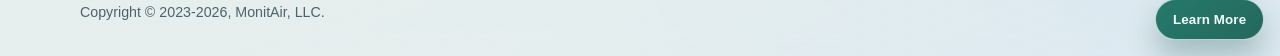
<file: our-solution.html>
<!doctype html>
<html lang="en">
  <head>
    <meta charset="UTF-8" />
    <meta name="viewport" content="width=device-width, initial-scale=1.0" />
    <title>Our Solution | MonitAir</title>
    <meta name="description" content="Learn about MonitAir's all-in-one MDDS platform for respiratory care teams." />
    <link rel="stylesheet" href="styles.css" />
  </head>
  <body>
    <header class="site-header">
      <div class="container nav-wrap">
        <a class="brand" href="index.html">
          <span class="brand-mark">MonitAir</span>
          <span class="brand-sub">MonitAir, LLC</span>
        </a>
        <button class="menu-toggle" aria-label="Toggle menu" aria-expanded="false">Menu</button>
        <nav class="site-nav" aria-label="Primary">
          <a href="index.html">Home</a>
          <details class="nav-group" data-group="platform">
            <summary>Platform</summary>
            <div class="nav-dropdown">
              <a href="our-solution.html">Overview</a>
              <a href="rpm.html">RPM</a>
              <a href="telemedicine.html">Telemedicine</a>
            </div>
          </details>
          <a href="customers.html">Customers</a>
          <a href="market-opportunity.html">Market Size</a>
          <details class="nav-group" data-group="resources">
            <summary>Resources</summary>
            <div class="nav-dropdown">
              <a href="resources.html">Resource Hub</a>
              <a href="events.html">Events</a>
              <a href="white-paper.html">White Paper</a>
              <a href="security.html">Security</a>
              <a href="references.html">References</a>
              <a href="terms-and-privacy.html">Terms</a>
              <a href="privacy-policy.html">Privacy</a>
            </div>
          </details>
          <a href="request-demo.html">Request Demo</a>
          <a class="nav-login" href="login.html">Login</a>
        </nav>
      </div>
    </header>

    <main>
      <section class="page-hero reveal">
        <div class="container">
          <p class="eyebrow">Our Solution</p>
          <h1>One Platform for Remote Monitoring and Telehealth</h1>
          <p class="lead">
            MonitAir combines remote data monitoring and telemedicine capabilities in a single
            workflow to support PAP and NIV patient populations.
          </p>
        </div>
      </section>

      <section class="section reveal">
        <div class="container grid-3">
          <article class="card">
            <h3>Regulatory and Compliance</h3>
            <ul class="list-clean">
              <li>FDA Registration: Medical Device Data System (MDDS)</li>
              <li>HIPAA-compliant architecture</li>
              <li>Designed for clinical workflows</li>
            </ul>
          </article>
          <article class="card">
            <h3>Clinical Focus</h3>
            <ul class="list-clean">
              <li>Chronic sleep conditions</li>
              <li>Chronic respiratory conditions</li>
              <li>PAP/NIV management programs</li>
            </ul>
          </article>
          <article class="card">
            <h3>Core Outcomes</h3>
            <ul class="list-clean">
              <li>Improved patient outcomes</li>
              <li>Higher provider engagement</li>
              <li>Higher patient engagement</li>
            </ul>
          </article>
        </div>
      </section>

      <section class="section reveal">
        <div class="container grid-2">
          <article class="list-card">
            <h3>Key Features</h3>
            <ol class="benefits">
              <li>Remote data monitoring</li>
              <li>Telemedicine integration</li>
              <li>Risk-based prioritization</li>
              <li>Timely intervention support</li>
              <li>Practice scalability tools</li>
            </ol>
          </article>
          <article class="notice">
            <h3>Built by Doctors, for Doctors</h3>
            <p>
              MonitAir was designed by clinicians who understand the day-to-day demands of managing
              respiratory populations and adherence programs.
            </p>
            <p>Next step: <a href="request-demo.html">Request a demo</a>.</p>
          </article>
        </div>
      </section>
    </main>

    <footer class="site-footer">
      <div class="container footer-grid">
        <div>
          <h3>Platform</h3>
          <ul>
            <li><a href="our-solution.html">Solution Overview</a></li>
            <li><a href="rpm.html">Remote Patient Monitoring</a></li>
            <li><a href="telemedicine.html">Telemedicine</a></li>
            <li><a href="customers.html">Who We Serve</a></li>
            <li><a href="market-opportunity.html">Market Opportunity</a></li>
          </ul>
        </div>
        <div>
          <h3>Resources</h3>
          <ul>
            <li><a href="resources.html">Resource Hub</a></li>
            <li><a href="events.html">Events</a></li>
            <li><a href="white-paper.html">White Paper</a></li>
            <li><a href="security.html">Security</a></li>
            <li><a href="references.html">References</a></li>
          </ul>
        </div>
        <div>
          <h3>Company</h3>
          <ul>
            <li><a href="request-demo.html">Request a Demo</a></li>
            <li><a href="login.html">Login</a></li>
            <li><a href="terms-and-privacy.html">Terms and Privacy</a></li>
            <li><a href="privacy-policy.html">Privacy Policy</a></li>
          </ul>
        </div>
      </div>
      <div class="container footer-bottom">
        <p>Phone: (833) GOOD NYT / (833) 466-3698 | Email: info.com</p>
        <p>Copyright &copy; 2023-2026, MonitAir, LLC.</p>
      </div>
    </footer>

    <script src="script.js"></script>
  </body>
</html>
</file>
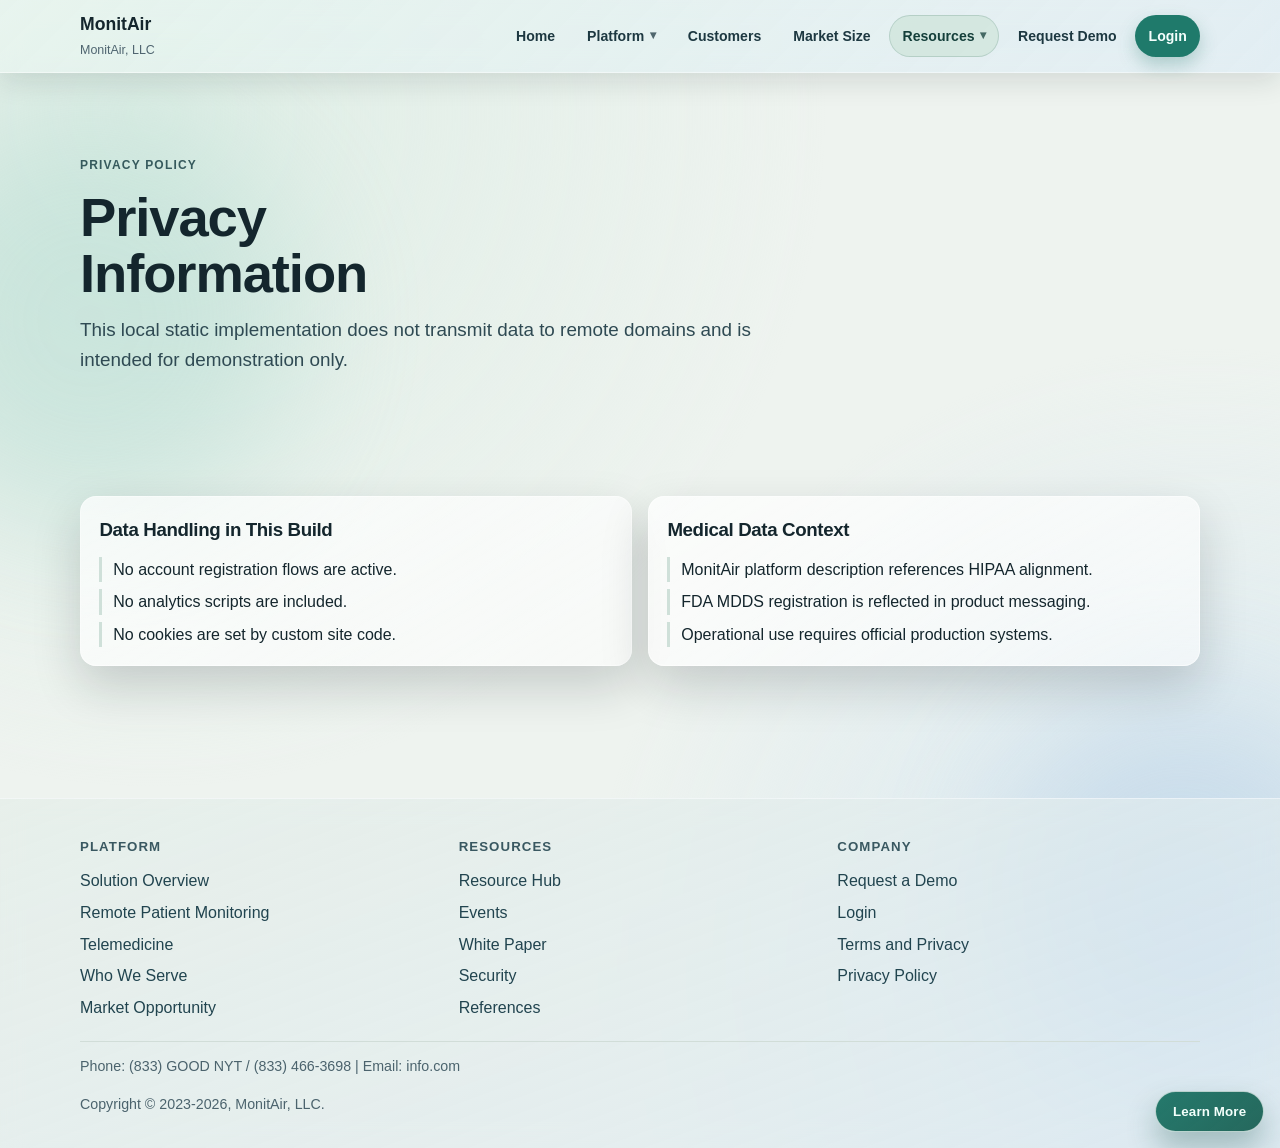
<file: privacy-policy.html>
<!doctype html>
<html lang="en">
  <head>
    <meta charset="UTF-8" />
    <meta name="viewport" content="width=device-width, initial-scale=1.0" />
    <title>Privacy Policy | MonitAir</title>
    <meta name="description" content="MonitAir privacy policy summary for this static build." />
    <link rel="stylesheet" href="styles.css" />
  </head>
  <body>
    <header class="site-header">
      <div class="container nav-wrap">
        <a class="brand" href="index.html">
          <span class="brand-mark">MonitAir</span>
          <span class="brand-sub">MonitAir, LLC</span>
        </a>
        <button class="menu-toggle" aria-label="Toggle menu" aria-expanded="false">Menu</button>
        <nav class="site-nav" aria-label="Primary">
          <a href="index.html">Home</a>
          <details class="nav-group" data-group="platform">
            <summary>Platform</summary>
            <div class="nav-dropdown">
              <a href="our-solution.html">Overview</a>
              <a href="rpm.html">RPM</a>
              <a href="telemedicine.html">Telemedicine</a>
            </div>
          </details>
          <a href="customers.html">Customers</a>
          <a href="market-opportunity.html">Market Size</a>
          <details class="nav-group" data-group="resources">
            <summary>Resources</summary>
            <div class="nav-dropdown">
              <a href="resources.html">Resource Hub</a>
              <a href="events.html">Events</a>
              <a href="white-paper.html">White Paper</a>
              <a href="security.html">Security</a>
              <a href="references.html">References</a>
              <a href="terms-and-privacy.html">Terms</a>
              <a href="privacy-policy.html">Privacy</a>
            </div>
          </details>
          <a href="request-demo.html">Request Demo</a>
          <a class="nav-login" href="login.html">Login</a>
        </nav>
      </div>
    </header>

    <main>
      <section class="page-hero reveal">
        <div class="container">
          <p class="eyebrow">Privacy Policy</p>
          <h1>Privacy Information</h1>
          <p class="lead">
            This local static implementation does not transmit data to remote domains and is intended
            for demonstration only.
          </p>
        </div>
      </section>

      <section class="section reveal">
        <div class="container grid-2">
          <article class="card">
            <h3>Data Handling in This Build</h3>
            <ul class="list-clean">
              <li>No account registration flows are active.</li>
              <li>No analytics scripts are included.</li>
              <li>No cookies are set by custom site code.</li>
            </ul>
          </article>
          <article class="card">
            <h3>Medical Data Context</h3>
            <ul class="list-clean">
              <li>MonitAir platform description references HIPAA alignment.</li>
              <li>FDA MDDS registration is reflected in product messaging.</li>
              <li>Operational use requires official production systems.</li>
            </ul>
          </article>
        </div>
      </section>
    </main>

    <footer class="site-footer">
      <div class="container footer-grid">
        <div>
          <h3>Platform</h3>
          <ul>
            <li><a href="our-solution.html">Solution Overview</a></li>
            <li><a href="rpm.html">Remote Patient Monitoring</a></li>
            <li><a href="telemedicine.html">Telemedicine</a></li>
            <li><a href="customers.html">Who We Serve</a></li>
            <li><a href="market-opportunity.html">Market Opportunity</a></li>
          </ul>
        </div>
        <div>
          <h3>Resources</h3>
          <ul>
            <li><a href="resources.html">Resource Hub</a></li>
            <li><a href="events.html">Events</a></li>
            <li><a href="white-paper.html">White Paper</a></li>
            <li><a href="security.html">Security</a></li>
            <li><a href="references.html">References</a></li>
          </ul>
        </div>
        <div>
          <h3>Company</h3>
          <ul>
            <li><a href="request-demo.html">Request a Demo</a></li>
            <li><a href="login.html">Login</a></li>
            <li><a href="terms-and-privacy.html">Terms and Privacy</a></li>
            <li><a href="privacy-policy.html">Privacy Policy</a></li>
          </ul>
        </div>
      </div>
      <div class="container footer-bottom">
        <p>Phone: (833) GOOD NYT / (833) 466-3698 | Email: info.com</p>
        <p>Copyright &copy; 2023-2026, MonitAir, LLC.</p>
      </div>
    </footer>

    <script src="script.js"></script>
  </body>
</html>
</file>
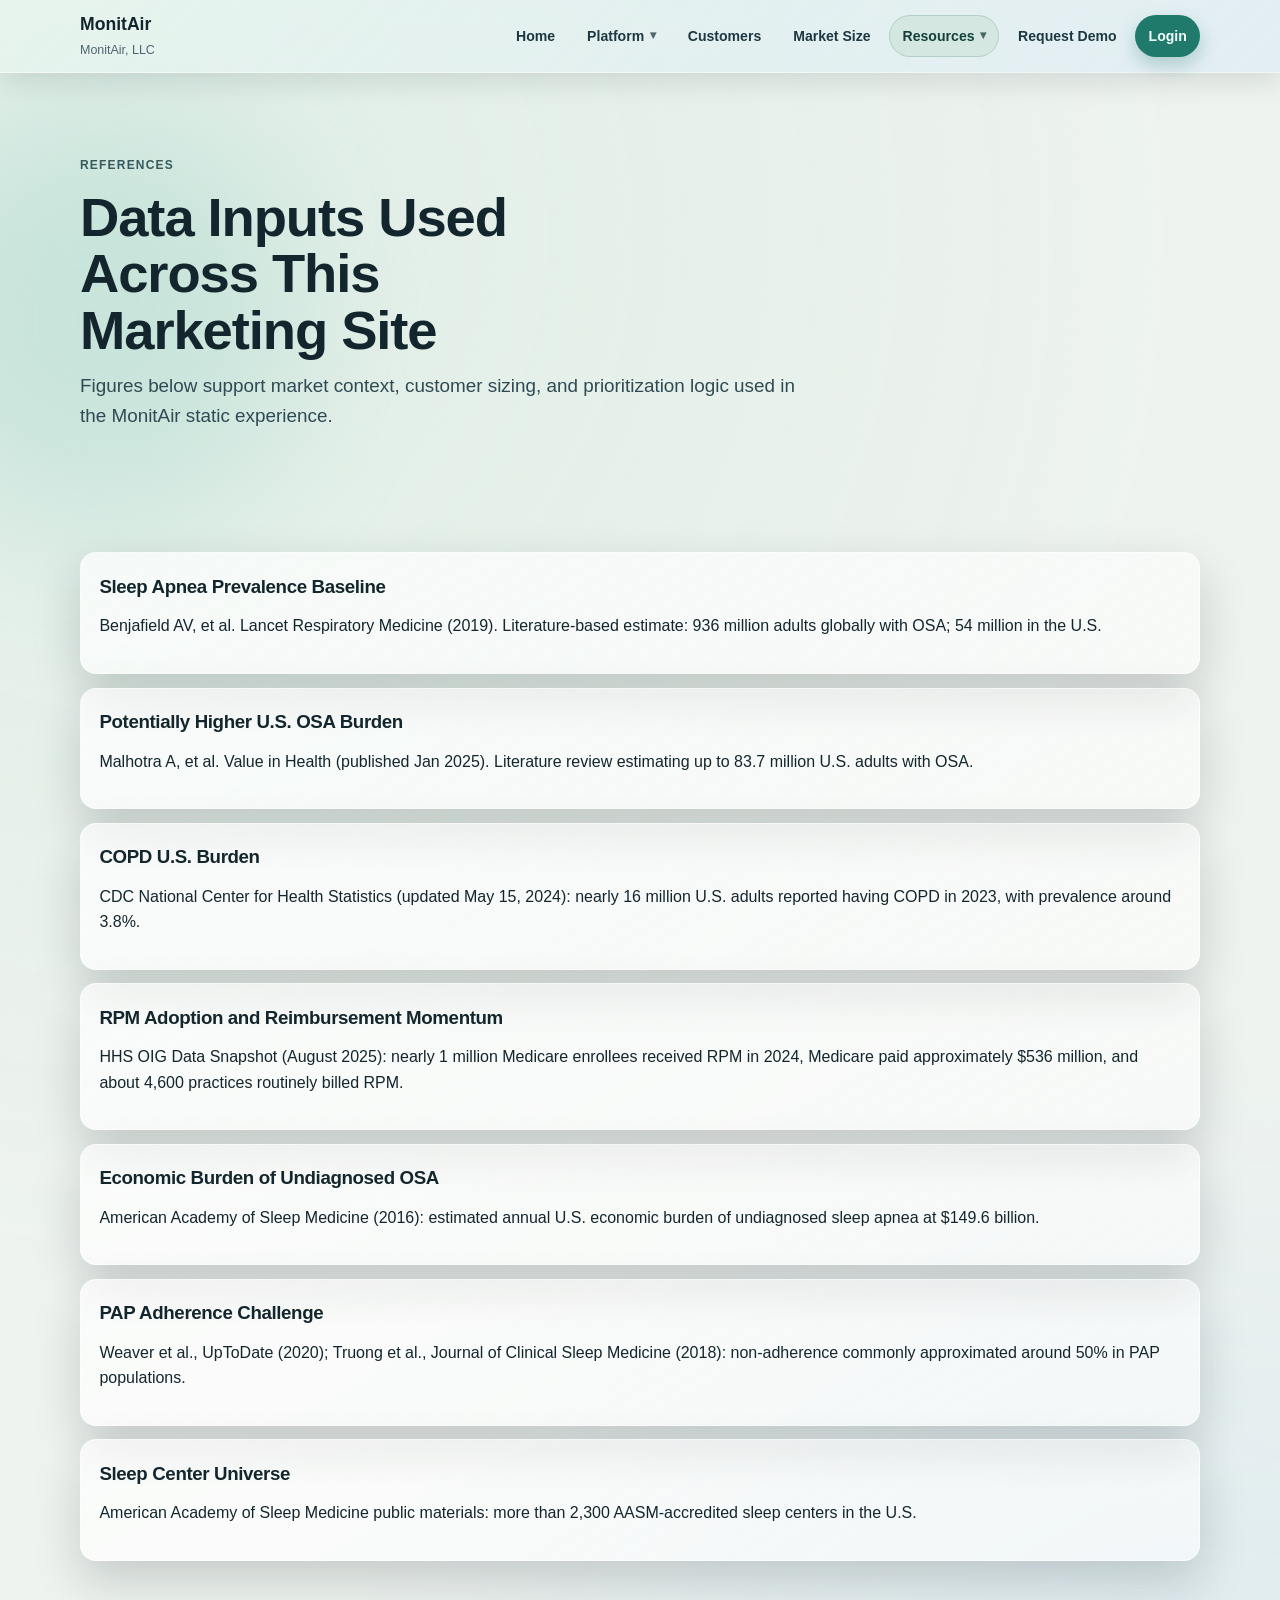
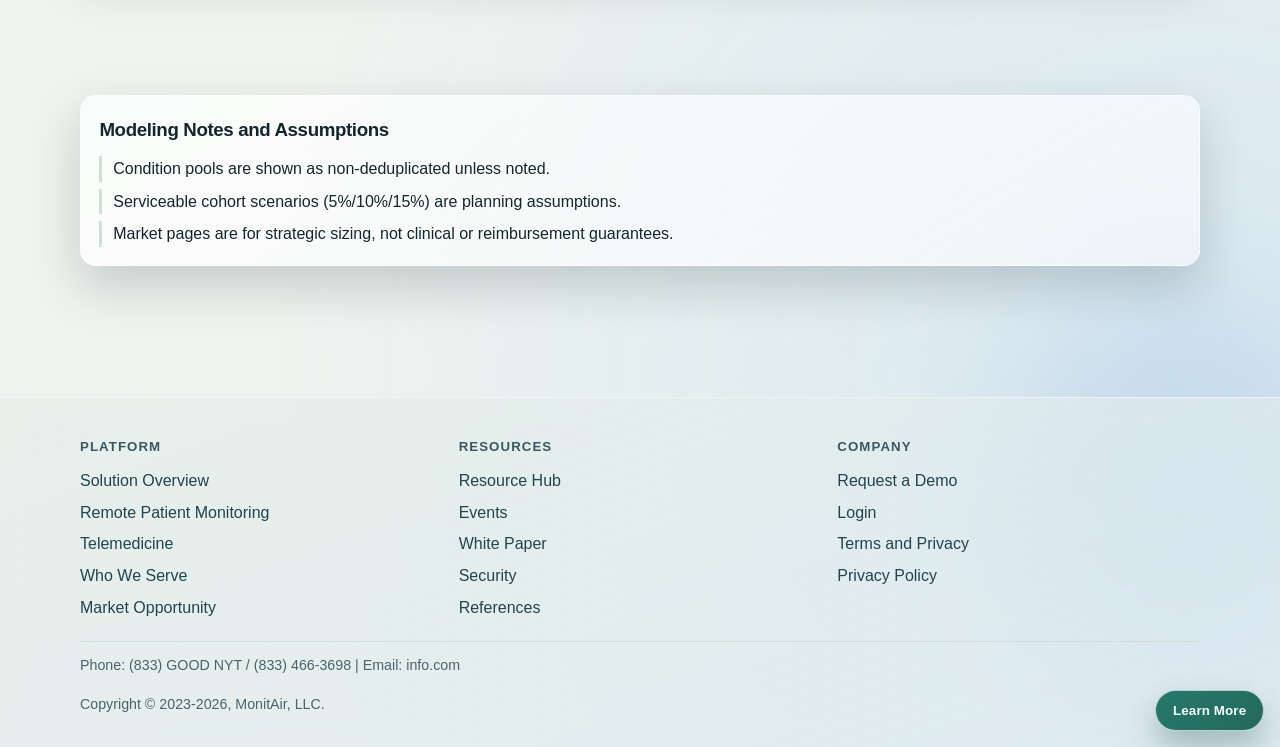
<file: references.html>
<!doctype html>
<html lang="en">
  <head>
    <meta charset="UTF-8" />
    <meta name="viewport" content="width=device-width, initial-scale=1.0" />
    <title>References | MonitAir</title>
    <meta name="description" content="Data references and assumptions used in the MonitAir market model." />
    <link rel="stylesheet" href="styles.css" />
  </head>
  <body>
    <header class="site-header">
      <div class="container nav-wrap">
        <a class="brand" href="index.html">
          <span class="brand-mark">MonitAir</span>
          <span class="brand-sub">MonitAir, LLC</span>
        </a>
        <button class="menu-toggle" aria-label="Toggle menu" aria-expanded="false">Menu</button>
        <nav class="site-nav" aria-label="Primary">
          <a href="index.html">Home</a>
          <details class="nav-group" data-group="platform">
            <summary>Platform</summary>
            <div class="nav-dropdown">
              <a href="our-solution.html">Overview</a>
              <a href="rpm.html">RPM</a>
              <a href="telemedicine.html">Telemedicine</a>
            </div>
          </details>
          <a href="customers.html">Customers</a>
          <a href="market-opportunity.html">Market Size</a>
          <details class="nav-group" data-group="resources">
            <summary>Resources</summary>
            <div class="nav-dropdown">
              <a href="resources.html">Resource Hub</a>
              <a href="events.html">Events</a>
              <a href="white-paper.html">White Paper</a>
              <a href="security.html">Security</a>
              <a href="references.html">References</a>
              <a href="terms-and-privacy.html">Terms</a>
              <a href="privacy-policy.html">Privacy</a>
            </div>
          </details>
          <a href="request-demo.html">Request Demo</a>
          <a class="nav-login" href="login.html">Login</a>
        </nav>
      </div>
    </header>

    <main>
      <section class="page-hero reveal">
        <div class="container">
          <p class="eyebrow">References</p>
          <h1>Data Inputs Used Across This Marketing Site</h1>
          <p class="lead">
            Figures below support market context, customer sizing, and prioritization logic used in
            the MonitAir static experience.
          </p>
        </div>
      </section>

      <section class="section reveal">
        <div class="container timeline">
          <article class="timeline-item">
            <h3>Sleep Apnea Prevalence Baseline</h3>
            <p>
              Benjafield AV, et al. Lancet Respiratory Medicine (2019). Literature-based estimate:
              936 million adults globally with OSA; 54 million in the U.S.
            </p>
          </article>
          <article class="timeline-item">
            <h3>Potentially Higher U.S. OSA Burden</h3>
            <p>
              Malhotra A, et al. Value in Health (published Jan 2025). Literature review estimating
              up to 83.7 million U.S. adults with OSA.
            </p>
          </article>
          <article class="timeline-item">
            <h3>COPD U.S. Burden</h3>
            <p>
              CDC National Center for Health Statistics (updated May 15, 2024): nearly 16 million
              U.S. adults reported having COPD in 2023, with prevalence around 3.8%.
            </p>
          </article>
          <article class="timeline-item">
            <h3>RPM Adoption and Reimbursement Momentum</h3>
            <p>
              HHS OIG Data Snapshot (August 2025): nearly 1 million Medicare enrollees received RPM
              in 2024, Medicare paid approximately $536 million, and about 4,600 practices routinely
              billed RPM.
            </p>
          </article>
          <article class="timeline-item">
            <h3>Economic Burden of Undiagnosed OSA</h3>
            <p>
              American Academy of Sleep Medicine (2016): estimated annual U.S. economic burden of
              undiagnosed sleep apnea at $149.6 billion.
            </p>
          </article>
          <article class="timeline-item">
            <h3>PAP Adherence Challenge</h3>
            <p>
              Weaver et al., UpToDate (2020); Truong et al., Journal of Clinical Sleep Medicine
              (2018): non-adherence commonly approximated around 50% in PAP populations.
            </p>
          </article>
          <article class="timeline-item">
            <h3>Sleep Center Universe</h3>
            <p>
              American Academy of Sleep Medicine public materials: more than 2,300 AASM-accredited
              sleep centers in the U.S.
            </p>
          </article>
        </div>
      </section>

      <section class="section reveal">
        <div class="container card">
          <h3>Modeling Notes and Assumptions</h3>
          <ul class="list-clean">
            <li>Condition pools are shown as non-deduplicated unless noted.</li>
            <li>Serviceable cohort scenarios (5%/10%/15%) are planning assumptions.</li>
            <li>Market pages are for strategic sizing, not clinical or reimbursement guarantees.</li>
          </ul>
        </div>
      </section>
    </main>

    <footer class="site-footer">
      <div class="container footer-grid">
        <div>
          <h3>Platform</h3>
          <ul>
            <li><a href="our-solution.html">Solution Overview</a></li>
            <li><a href="rpm.html">Remote Patient Monitoring</a></li>
            <li><a href="telemedicine.html">Telemedicine</a></li>
            <li><a href="customers.html">Who We Serve</a></li>
            <li><a href="market-opportunity.html">Market Opportunity</a></li>
          </ul>
        </div>
        <div>
          <h3>Resources</h3>
          <ul>
            <li><a href="resources.html">Resource Hub</a></li>
            <li><a href="events.html">Events</a></li>
            <li><a href="white-paper.html">White Paper</a></li>
            <li><a href="security.html">Security</a></li>
            <li><a href="references.html">References</a></li>
          </ul>
        </div>
        <div>
          <h3>Company</h3>
          <ul>
            <li><a href="request-demo.html">Request a Demo</a></li>
            <li><a href="login.html">Login</a></li>
            <li><a href="terms-and-privacy.html">Terms and Privacy</a></li>
            <li><a href="privacy-policy.html">Privacy Policy</a></li>
          </ul>
        </div>
      </div>
      <div class="container footer-bottom">
        <p>Phone: (833) GOOD NYT / (833) 466-3698 | Email: info.com</p>
        <p>Copyright &copy; 2023-2026, MonitAir, LLC.</p>
      </div>
    </footer>

    <script src="script.js"></script>
  </body>
</html>
</file>
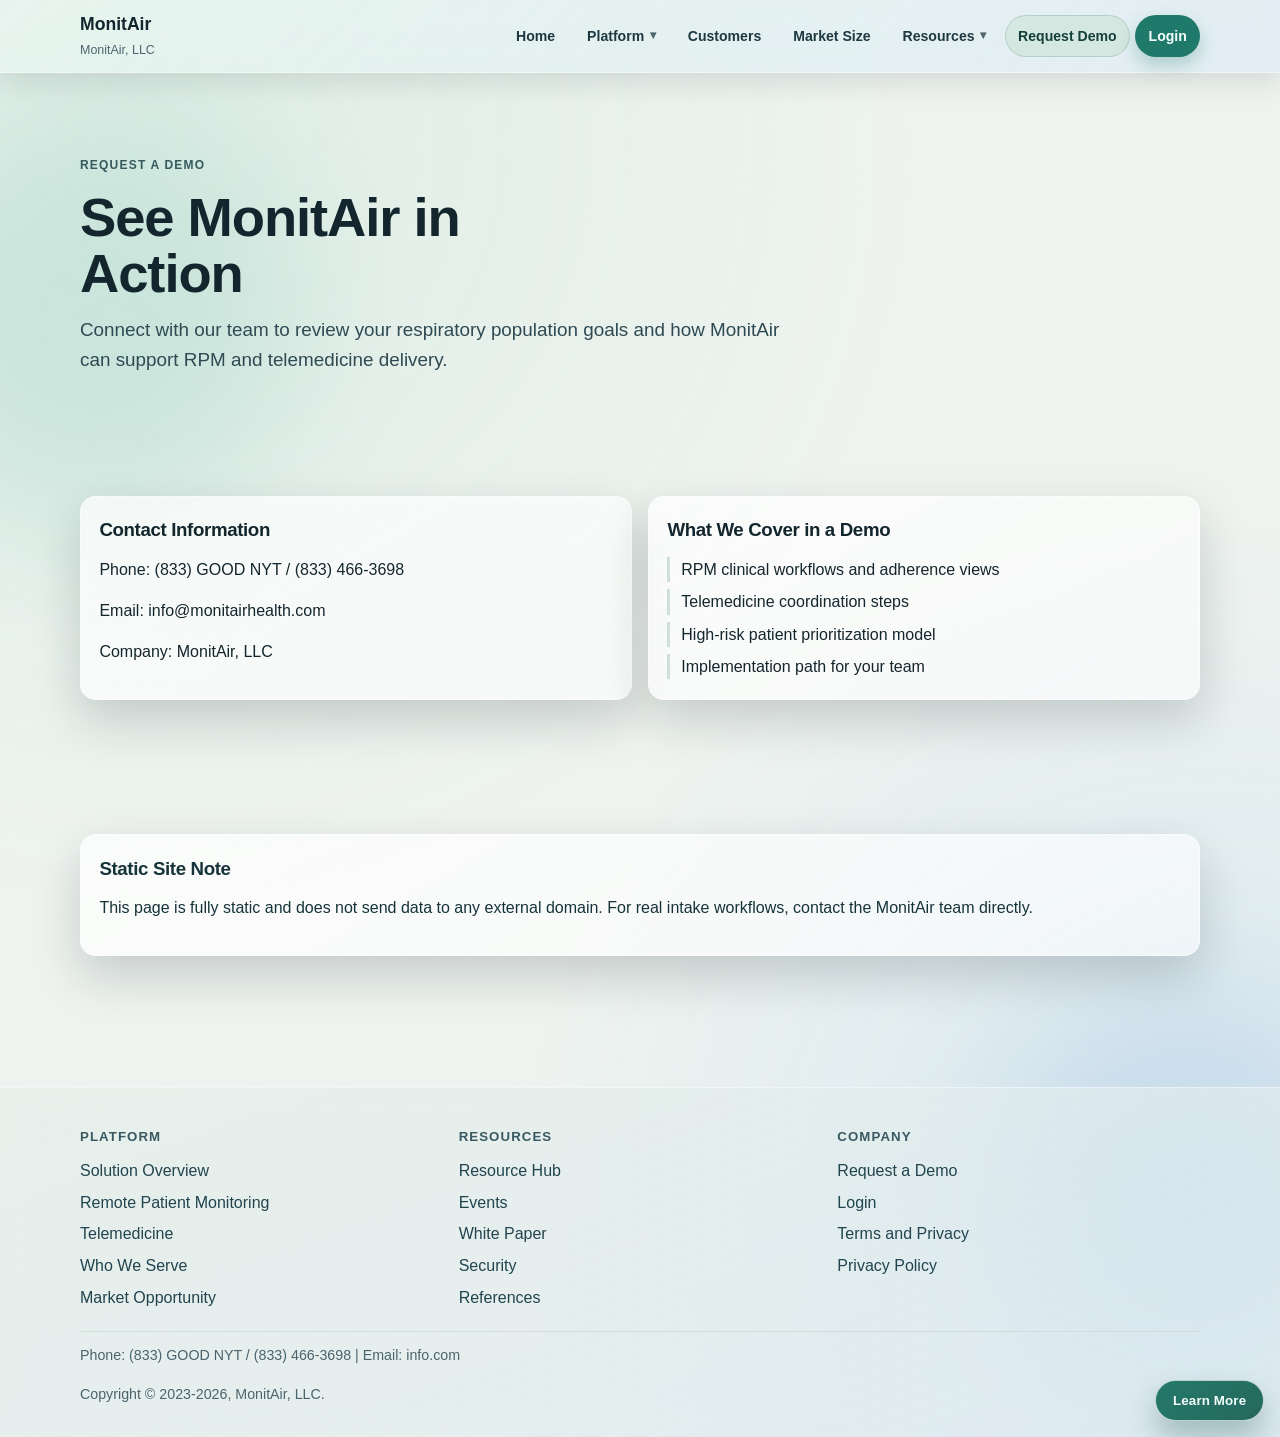
<file: request-demo.html>
<!doctype html>
<html lang="en">
  <head>
    <meta charset="UTF-8" />
    <meta name="viewport" content="width=device-width, initial-scale=1.0" />
    <title>Request a Demo | MonitAir</title>
    <meta name="description" content="Request a MonitAir demo for your respiratory program." />
    <link rel="stylesheet" href="styles.css" />
  </head>
  <body>
    <header class="site-header">
      <div class="container nav-wrap">
        <a class="brand" href="index.html">
          <span class="brand-mark">MonitAir</span>
          <span class="brand-sub">MonitAir, LLC</span>
        </a>
        <button class="menu-toggle" aria-label="Toggle menu" aria-expanded="false">Menu</button>
        <nav class="site-nav" aria-label="Primary">
          <a href="index.html">Home</a>
          <details class="nav-group" data-group="platform">
            <summary>Platform</summary>
            <div class="nav-dropdown">
              <a href="our-solution.html">Overview</a>
              <a href="rpm.html">RPM</a>
              <a href="telemedicine.html">Telemedicine</a>
            </div>
          </details>
          <a href="customers.html">Customers</a>
          <a href="market-opportunity.html">Market Size</a>
          <details class="nav-group" data-group="resources">
            <summary>Resources</summary>
            <div class="nav-dropdown">
              <a href="resources.html">Resource Hub</a>
              <a href="events.html">Events</a>
              <a href="white-paper.html">White Paper</a>
              <a href="security.html">Security</a>
              <a href="references.html">References</a>
              <a href="terms-and-privacy.html">Terms</a>
              <a href="privacy-policy.html">Privacy</a>
            </div>
          </details>
          <a href="request-demo.html">Request Demo</a>
          <a class="nav-login" href="login.html">Login</a>
        </nav>
      </div>
    </header>

    <main>
      <section class="page-hero reveal">
        <div class="container">
          <p class="eyebrow">Request a Demo</p>
          <h1>See MonitAir in Action</h1>
          <p class="lead">
            Connect with our team to review your respiratory population goals and how MonitAir can
            support RPM and telemedicine delivery.
          </p>
        </div>
      </section>

      <section class="section reveal">
        <div class="container grid-2">
          <article class="card">
            <h3>Contact Information</h3>
            <p>Phone: (833) GOOD NYT / (833) 466-3698</p>
            <p>Email: info@monitairhealth.com</p>
            <p>Company: MonitAir, LLC</p>
          </article>
          <article class="card">
            <h3>What We Cover in a Demo</h3>
            <ul class="list-clean">
              <li>RPM clinical workflows and adherence views</li>
              <li>Telemedicine coordination steps</li>
              <li>High-risk patient prioritization model</li>
              <li>Implementation path for your team</li>
            </ul>
          </article>
        </div>
      </section>

      <section class="section reveal">
        <div class="container notice">
          <h3>Static Site Note</h3>
          <p>
            This page is fully static and does not send data to any external domain. For real intake
            workflows, contact the MonitAir team directly.
          </p>
        </div>
      </section>
    </main>

    <footer class="site-footer">
      <div class="container footer-grid">
        <div>
          <h3>Platform</h3>
          <ul>
            <li><a href="our-solution.html">Solution Overview</a></li>
            <li><a href="rpm.html">Remote Patient Monitoring</a></li>
            <li><a href="telemedicine.html">Telemedicine</a></li>
            <li><a href="customers.html">Who We Serve</a></li>
            <li><a href="market-opportunity.html">Market Opportunity</a></li>
          </ul>
        </div>
        <div>
          <h3>Resources</h3>
          <ul>
            <li><a href="resources.html">Resource Hub</a></li>
            <li><a href="events.html">Events</a></li>
            <li><a href="white-paper.html">White Paper</a></li>
            <li><a href="security.html">Security</a></li>
            <li><a href="references.html">References</a></li>
          </ul>
        </div>
        <div>
          <h3>Company</h3>
          <ul>
            <li><a href="request-demo.html">Request a Demo</a></li>
            <li><a href="login.html">Login</a></li>
            <li><a href="terms-and-privacy.html">Terms and Privacy</a></li>
            <li><a href="privacy-policy.html">Privacy Policy</a></li>
          </ul>
        </div>
      </div>
      <div class="container footer-bottom">
        <p>Phone: (833) GOOD NYT / (833) 466-3698 | Email: info.com</p>
        <p>Copyright &copy; 2023-2026, MonitAir, LLC.</p>
      </div>
    </footer>

    <script src="script.js"></script>
  </body>
</html>
</file>
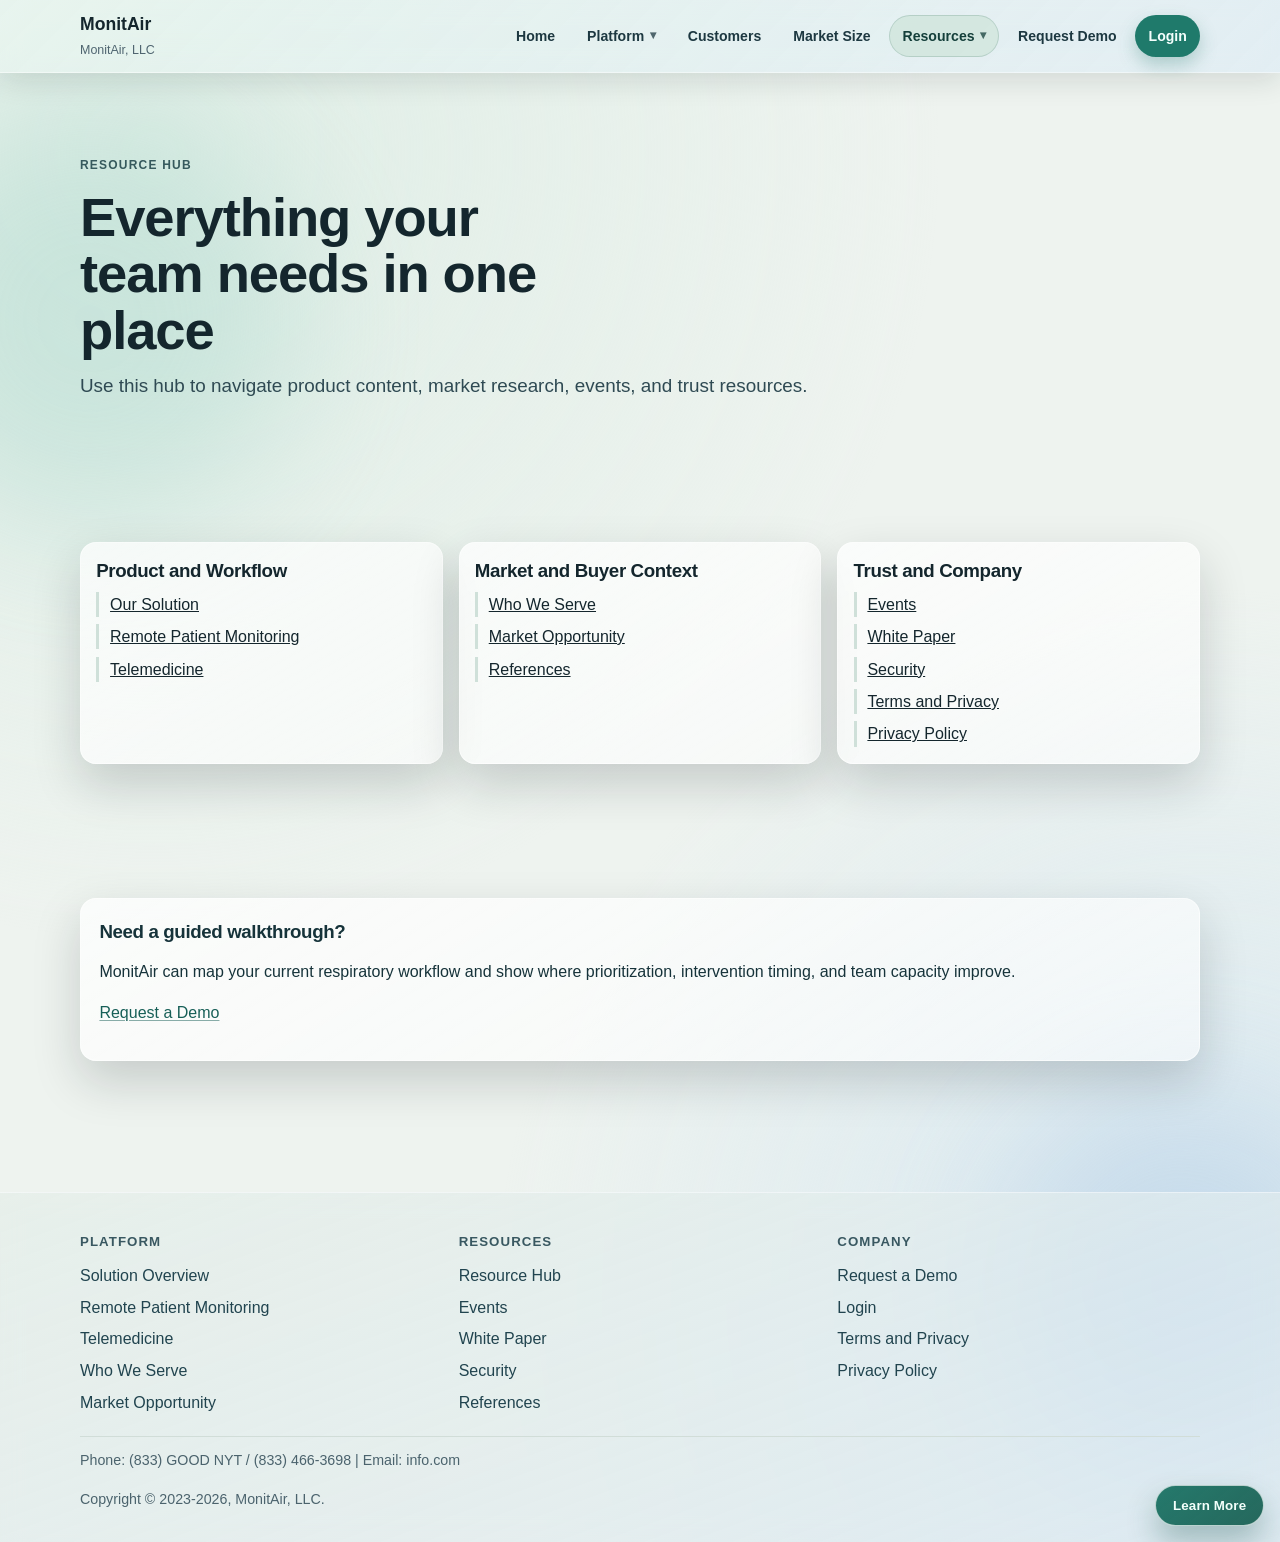
<file: resources.html>
<!doctype html>
<html lang="en">
  <head>
    <meta charset="UTF-8" />
    <meta name="viewport" content="width=device-width, initial-scale=1.0" />
    <title>Resource Hub | MonitAir</title>
    <meta
      name="description"
      content="Centralized resources for events, white papers, security, references, and policy pages."
    />
    <link rel="stylesheet" href="styles.css" />
  </head>
  <body>
    <header class="site-header">
      <div class="container nav-wrap">
        <a class="brand" href="index.html">
          <span class="brand-mark">MonitAir</span>
          <span class="brand-sub">MonitAir, LLC</span>
        </a>
        <button class="menu-toggle" aria-label="Toggle menu" aria-expanded="false">Menu</button>
        <nav class="site-nav" aria-label="Primary">
          <a href="index.html">Home</a>
          <details class="nav-group" data-group="platform">
            <summary>Platform</summary>
            <div class="nav-dropdown">
              <a href="our-solution.html">Overview</a>
              <a href="rpm.html">RPM</a>
              <a href="telemedicine.html">Telemedicine</a>
            </div>
          </details>
          <a href="customers.html">Customers</a>
          <a href="market-opportunity.html">Market Size</a>
          <details class="nav-group" data-group="resources">
            <summary>Resources</summary>
            <div class="nav-dropdown">
              <a href="resources.html">Resource Hub</a>
              <a href="events.html">Events</a>
              <a href="white-paper.html">White Paper</a>
              <a href="security.html">Security</a>
              <a href="references.html">References</a>
              <a href="terms-and-privacy.html">Terms</a>
              <a href="privacy-policy.html">Privacy</a>
            </div>
          </details>
          <a href="request-demo.html">Request Demo</a>
          <a class="nav-login" href="login.html">Login</a>
        </nav>
      </div>
    </header>

    <main>
      <section class="page-hero reveal">
        <div class="container">
          <p class="eyebrow">Resource Hub</p>
          <h1>Everything your team needs in one place</h1>
          <p class="lead">
            Use this hub to navigate product content, market research, events, and trust resources.
          </p>
        </div>
      </section>

      <section class="section reveal">
        <div class="container persona-grid">
          <article class="persona-card">
            <h3>Product and Workflow</h3>
            <ul class="list-clean">
              <li><a href="our-solution.html">Our Solution</a></li>
              <li><a href="rpm.html">Remote Patient Monitoring</a></li>
              <li><a href="telemedicine.html">Telemedicine</a></li>
            </ul>
          </article>

          <article class="persona-card">
            <h3>Market and Buyer Context</h3>
            <ul class="list-clean">
              <li><a href="customers.html">Who We Serve</a></li>
              <li><a href="market-opportunity.html">Market Opportunity</a></li>
              <li><a href="references.html">References</a></li>
            </ul>
          </article>

          <article class="persona-card">
            <h3>Trust and Company</h3>
            <ul class="list-clean">
              <li><a href="events.html">Events</a></li>
              <li><a href="white-paper.html">White Paper</a></li>
              <li><a href="security.html">Security</a></li>
              <li><a href="terms-and-privacy.html">Terms and Privacy</a></li>
              <li><a href="privacy-policy.html">Privacy Policy</a></li>
            </ul>
          </article>
        </div>
      </section>

      <section class="section reveal">
        <div class="container notice">
          <h3>Need a guided walkthrough?</h3>
          <p>
            MonitAir can map your current respiratory workflow and show where prioritization,
            intervention timing, and team capacity improve.
          </p>
          <p><a href="request-demo.html">Request a Demo</a></p>
        </div>
      </section>
    </main>

    <footer class="site-footer">
      <div class="container footer-grid">
        <div>
          <h3>Platform</h3>
          <ul>
            <li><a href="our-solution.html">Solution Overview</a></li>
            <li><a href="rpm.html">Remote Patient Monitoring</a></li>
            <li><a href="telemedicine.html">Telemedicine</a></li>
            <li><a href="customers.html">Who We Serve</a></li>
            <li><a href="market-opportunity.html">Market Opportunity</a></li>
          </ul>
        </div>
        <div>
          <h3>Resources</h3>
          <ul>
            <li><a href="resources.html">Resource Hub</a></li>
            <li><a href="events.html">Events</a></li>
            <li><a href="white-paper.html">White Paper</a></li>
            <li><a href="security.html">Security</a></li>
            <li><a href="references.html">References</a></li>
          </ul>
        </div>
        <div>
          <h3>Company</h3>
          <ul>
            <li><a href="request-demo.html">Request a Demo</a></li>
            <li><a href="login.html">Login</a></li>
            <li><a href="terms-and-privacy.html">Terms and Privacy</a></li>
            <li><a href="privacy-policy.html">Privacy Policy</a></li>
          </ul>
        </div>
      </div>
      <div class="container footer-bottom">
        <p>Phone: (833) GOOD NYT / (833) 466-3698 | Email: info.com</p>
        <p>Copyright &copy; 2023-2026, MonitAir, LLC.</p>
      </div>
    </footer>

    <script src="script.js"></script>
  </body>
</html>
</file>
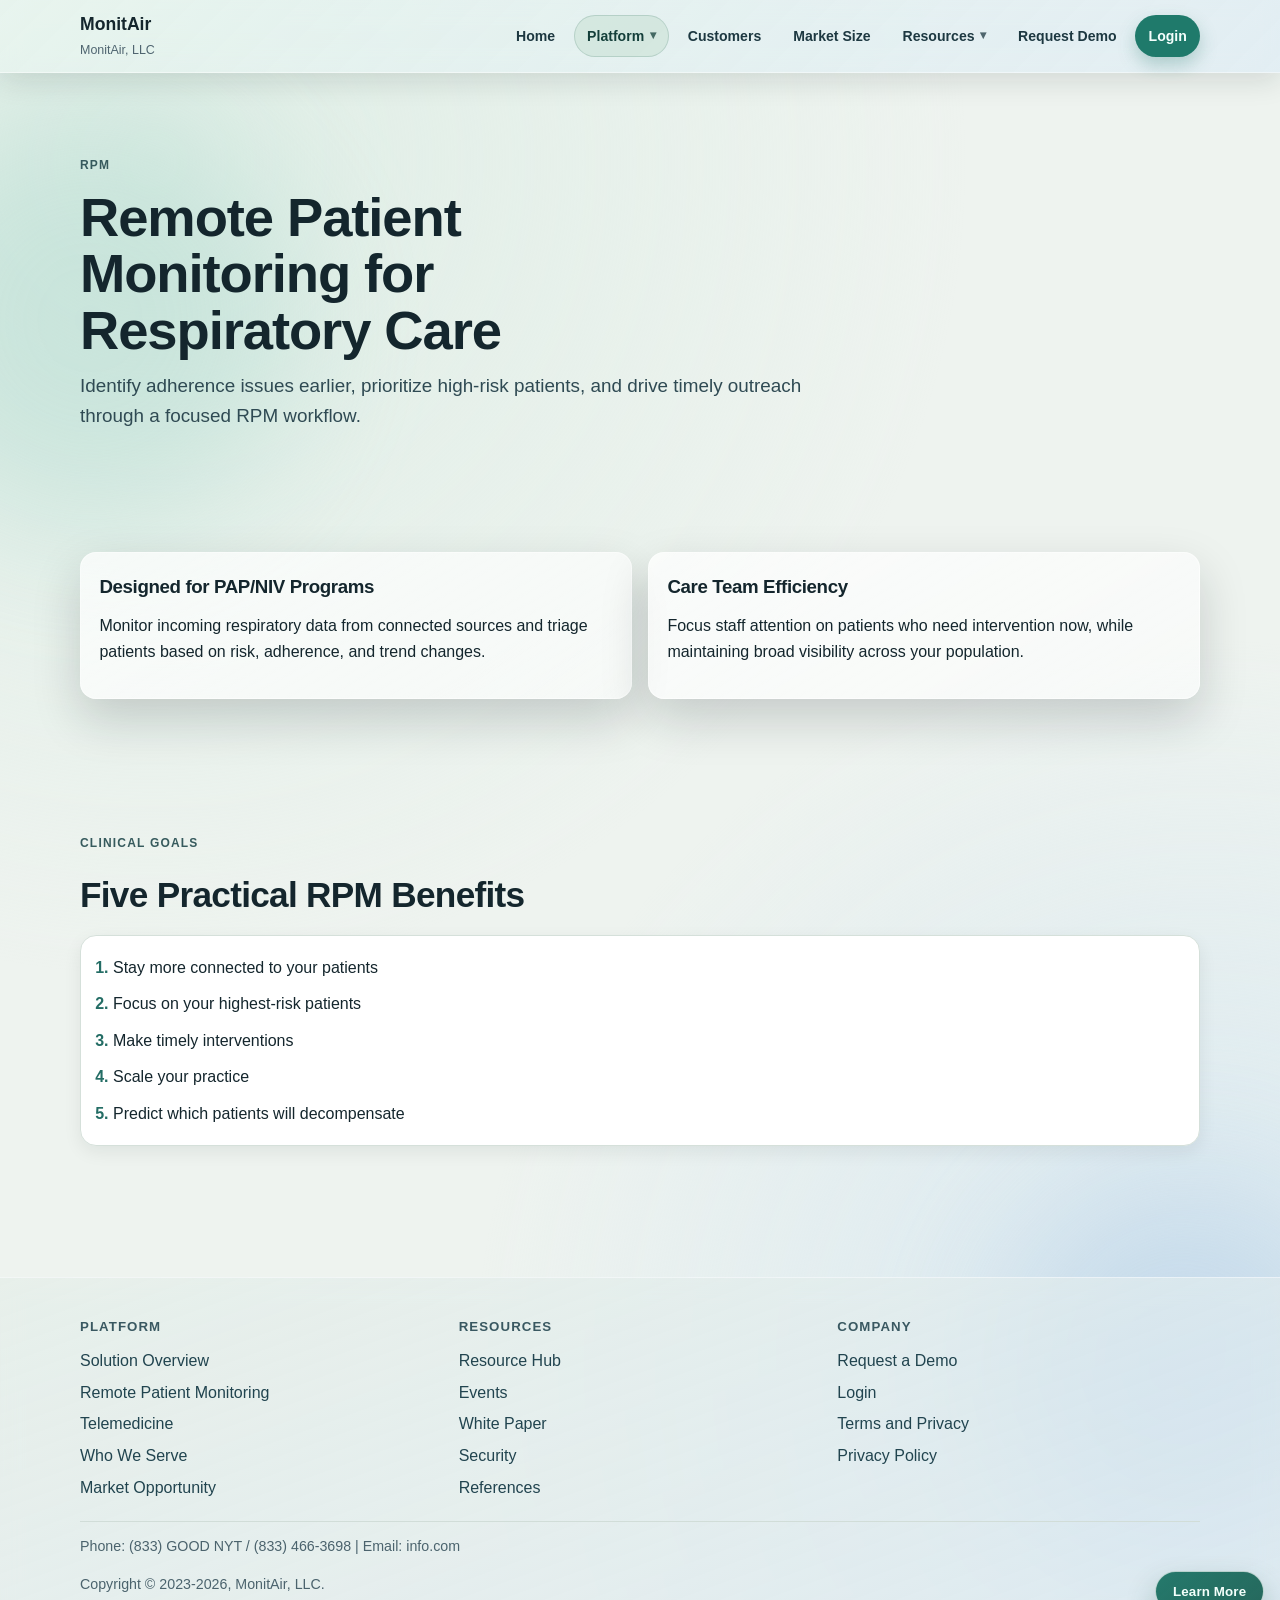
<file: rpm.html>
<!doctype html>
<html lang="en">
  <head>
    <meta charset="UTF-8" />
    <meta name="viewport" content="width=device-width, initial-scale=1.0" />
    <title>Remote Patient Monitoring | MonitAir</title>
    <meta name="description" content="MonitAir remote patient monitoring for PAP and NIV populations." />
    <link rel="stylesheet" href="styles.css" />
  </head>
  <body>
    <header class="site-header">
      <div class="container nav-wrap">
        <a class="brand" href="index.html">
          <span class="brand-mark">MonitAir</span>
          <span class="brand-sub">MonitAir, LLC</span>
        </a>
        <button class="menu-toggle" aria-label="Toggle menu" aria-expanded="false">Menu</button>
        <nav class="site-nav" aria-label="Primary">
          <a href="index.html">Home</a>
          <details class="nav-group" data-group="platform">
            <summary>Platform</summary>
            <div class="nav-dropdown">
              <a href="our-solution.html">Overview</a>
              <a href="rpm.html">RPM</a>
              <a href="telemedicine.html">Telemedicine</a>
            </div>
          </details>
          <a href="customers.html">Customers</a>
          <a href="market-opportunity.html">Market Size</a>
          <details class="nav-group" data-group="resources">
            <summary>Resources</summary>
            <div class="nav-dropdown">
              <a href="resources.html">Resource Hub</a>
              <a href="events.html">Events</a>
              <a href="white-paper.html">White Paper</a>
              <a href="security.html">Security</a>
              <a href="references.html">References</a>
              <a href="terms-and-privacy.html">Terms</a>
              <a href="privacy-policy.html">Privacy</a>
            </div>
          </details>
          <a href="request-demo.html">Request Demo</a>
          <a class="nav-login" href="login.html">Login</a>
        </nav>
      </div>
    </header>

    <main>
      <section class="page-hero reveal">
        <div class="container">
          <p class="eyebrow">RPM</p>
          <h1>Remote Patient Monitoring for Respiratory Care</h1>
          <p class="lead">
            Identify adherence issues earlier, prioritize high-risk patients, and drive timely
            outreach through a focused RPM workflow.
          </p>
        </div>
      </section>

      <section class="section reveal">
        <div class="container grid-2">
          <article class="card">
            <h3>Designed for PAP/NIV Programs</h3>
            <p>
              Monitor incoming respiratory data from connected sources and triage patients based on
              risk, adherence, and trend changes.
            </p>
          </article>
          <article class="card">
            <h3>Care Team Efficiency</h3>
            <p>
              Focus staff attention on patients who need intervention now, while maintaining broad
              visibility across your population.
            </p>
          </article>
        </div>
      </section>

      <section class="section reveal">
        <div class="container">
          <div class="section-head">
            <p class="eyebrow">Clinical Goals</p>
            <h2>Five Practical RPM Benefits</h2>
          </div>
          <ol class="benefits">
            <li>Stay more connected to your patients</li>
            <li>Focus on your highest-risk patients</li>
            <li>Make timely interventions</li>
            <li>Scale your practice</li>
            <li>Predict which patients will decompensate</li>
          </ol>
        </div>
      </section>
    </main>

    <footer class="site-footer">
      <div class="container footer-grid">
        <div>
          <h3>Platform</h3>
          <ul>
            <li><a href="our-solution.html">Solution Overview</a></li>
            <li><a href="rpm.html">Remote Patient Monitoring</a></li>
            <li><a href="telemedicine.html">Telemedicine</a></li>
            <li><a href="customers.html">Who We Serve</a></li>
            <li><a href="market-opportunity.html">Market Opportunity</a></li>
          </ul>
        </div>
        <div>
          <h3>Resources</h3>
          <ul>
            <li><a href="resources.html">Resource Hub</a></li>
            <li><a href="events.html">Events</a></li>
            <li><a href="white-paper.html">White Paper</a></li>
            <li><a href="security.html">Security</a></li>
            <li><a href="references.html">References</a></li>
          </ul>
        </div>
        <div>
          <h3>Company</h3>
          <ul>
            <li><a href="request-demo.html">Request a Demo</a></li>
            <li><a href="login.html">Login</a></li>
            <li><a href="terms-and-privacy.html">Terms and Privacy</a></li>
            <li><a href="privacy-policy.html">Privacy Policy</a></li>
          </ul>
        </div>
      </div>
      <div class="container footer-bottom">
        <p>Phone: (833) GOOD NYT / (833) 466-3698 | Email: info.com</p>
        <p>Copyright &copy; 2023-2026, MonitAir, LLC.</p>
      </div>
    </footer>

    <script src="script.js"></script>
  </body>
</html>
</file>
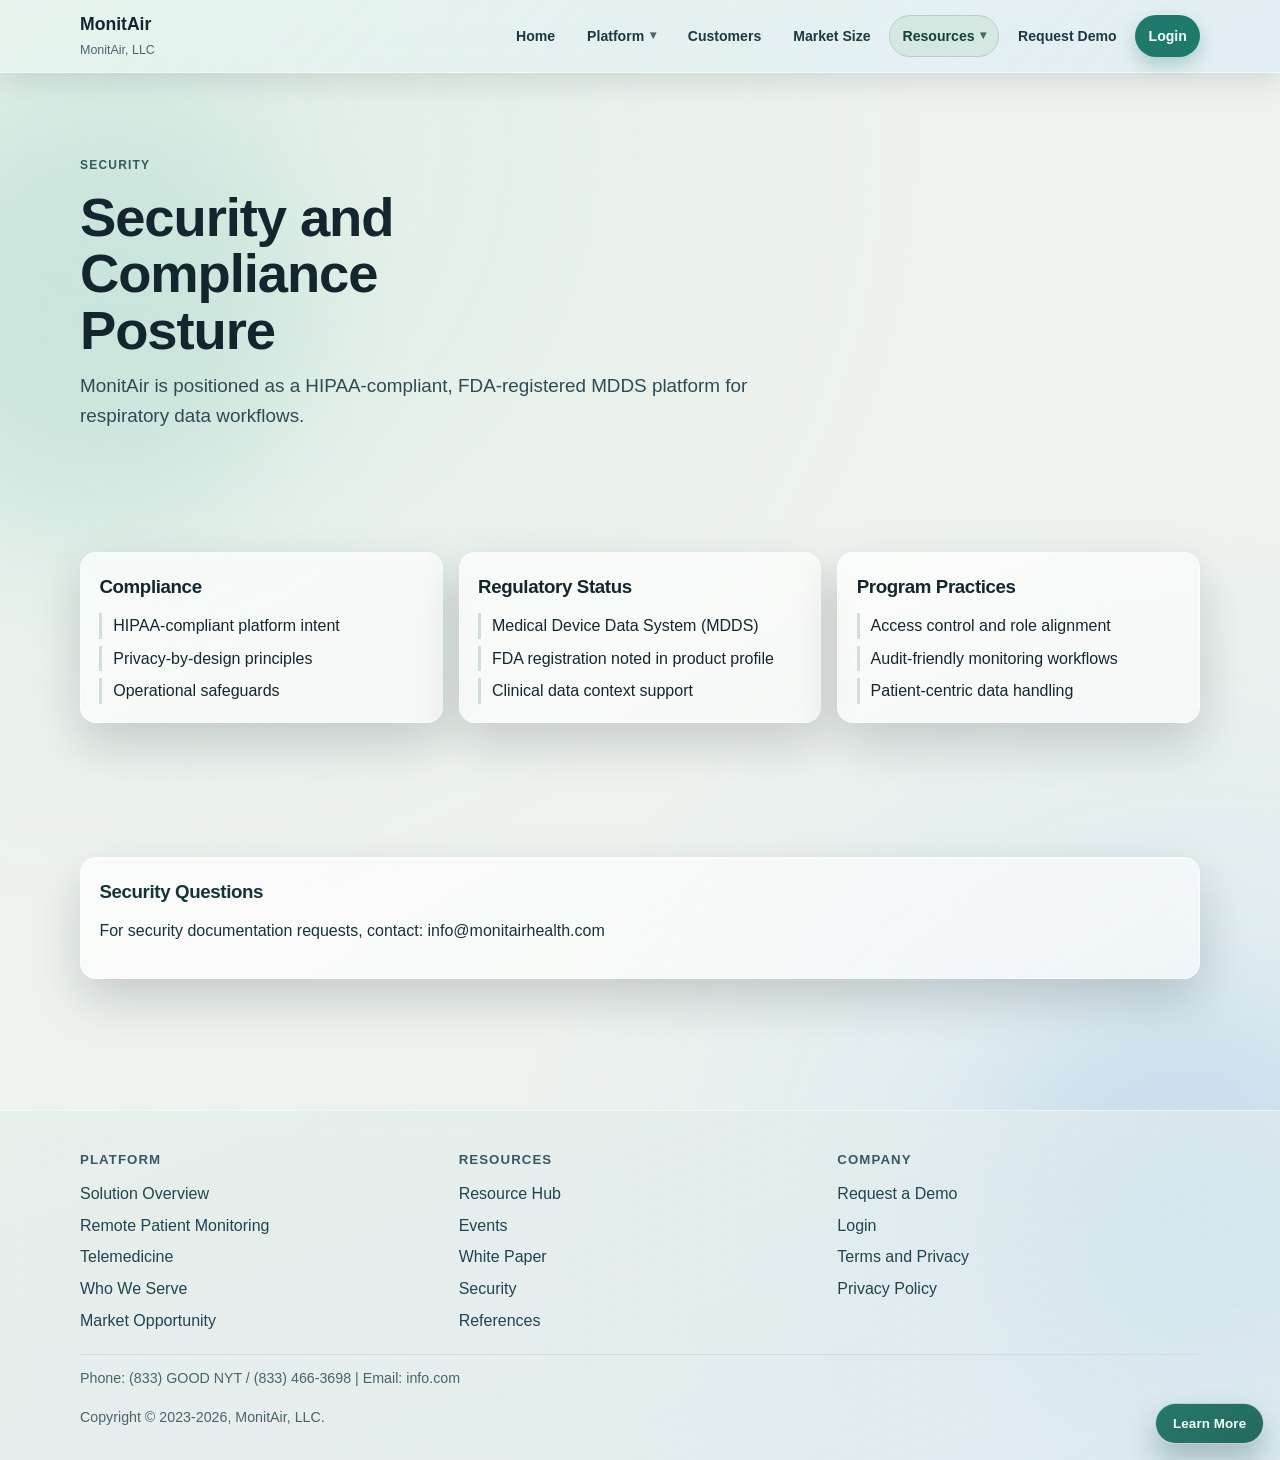
<file: security.html>
<!doctype html>
<html lang="en">
  <head>
    <meta charset="UTF-8" />
    <meta name="viewport" content="width=device-width, initial-scale=1.0" />
    <title>Security | MonitAir</title>
    <meta name="description" content="MonitAir security and compliance overview." />
    <link rel="stylesheet" href="styles.css" />
  </head>
  <body>
    <header class="site-header">
      <div class="container nav-wrap">
        <a class="brand" href="index.html">
          <span class="brand-mark">MonitAir</span>
          <span class="brand-sub">MonitAir, LLC</span>
        </a>
        <button class="menu-toggle" aria-label="Toggle menu" aria-expanded="false">Menu</button>
        <nav class="site-nav" aria-label="Primary">
          <a href="index.html">Home</a>
          <details class="nav-group" data-group="platform">
            <summary>Platform</summary>
            <div class="nav-dropdown">
              <a href="our-solution.html">Overview</a>
              <a href="rpm.html">RPM</a>
              <a href="telemedicine.html">Telemedicine</a>
            </div>
          </details>
          <a href="customers.html">Customers</a>
          <a href="market-opportunity.html">Market Size</a>
          <details class="nav-group" data-group="resources">
            <summary>Resources</summary>
            <div class="nav-dropdown">
              <a href="resources.html">Resource Hub</a>
              <a href="events.html">Events</a>
              <a href="white-paper.html">White Paper</a>
              <a href="security.html">Security</a>
              <a href="references.html">References</a>
              <a href="terms-and-privacy.html">Terms</a>
              <a href="privacy-policy.html">Privacy</a>
            </div>
          </details>
          <a href="request-demo.html">Request Demo</a>
          <a class="nav-login" href="login.html">Login</a>
        </nav>
      </div>
    </header>

    <main>
      <section class="page-hero reveal">
        <div class="container">
          <p class="eyebrow">Security</p>
          <h1>Security and Compliance Posture</h1>
          <p class="lead">
            MonitAir is positioned as a HIPAA-compliant, FDA-registered MDDS platform for
            respiratory data workflows.
          </p>
        </div>
      </section>

      <section class="section reveal">
        <div class="container grid-3">
          <article class="card">
            <h3>Compliance</h3>
            <ul class="list-clean">
              <li>HIPAA-compliant platform intent</li>
              <li>Privacy-by-design principles</li>
              <li>Operational safeguards</li>
            </ul>
          </article>
          <article class="card">
            <h3>Regulatory Status</h3>
            <ul class="list-clean">
              <li>Medical Device Data System (MDDS)</li>
              <li>FDA registration noted in product profile</li>
              <li>Clinical data context support</li>
            </ul>
          </article>
          <article class="card">
            <h3>Program Practices</h3>
            <ul class="list-clean">
              <li>Access control and role alignment</li>
              <li>Audit-friendly monitoring workflows</li>
              <li>Patient-centric data handling</li>
            </ul>
          </article>
        </div>
      </section>

      <section class="section reveal">
        <div class="container notice">
          <h3>Security Questions</h3>
          <p>For security documentation requests, contact: info@monitairhealth.com</p>
        </div>
      </section>
    </main>

    <footer class="site-footer">
      <div class="container footer-grid">
        <div>
          <h3>Platform</h3>
          <ul>
            <li><a href="our-solution.html">Solution Overview</a></li>
            <li><a href="rpm.html">Remote Patient Monitoring</a></li>
            <li><a href="telemedicine.html">Telemedicine</a></li>
            <li><a href="customers.html">Who We Serve</a></li>
            <li><a href="market-opportunity.html">Market Opportunity</a></li>
          </ul>
        </div>
        <div>
          <h3>Resources</h3>
          <ul>
            <li><a href="resources.html">Resource Hub</a></li>
            <li><a href="events.html">Events</a></li>
            <li><a href="white-paper.html">White Paper</a></li>
            <li><a href="security.html">Security</a></li>
            <li><a href="references.html">References</a></li>
          </ul>
        </div>
        <div>
          <h3>Company</h3>
          <ul>
            <li><a href="request-demo.html">Request a Demo</a></li>
            <li><a href="login.html">Login</a></li>
            <li><a href="terms-and-privacy.html">Terms and Privacy</a></li>
            <li><a href="privacy-policy.html">Privacy Policy</a></li>
          </ul>
        </div>
      </div>
      <div class="container footer-bottom">
        <p>Phone: (833) GOOD NYT / (833) 466-3698 | Email: info.com</p>
        <p>Copyright &copy; 2023-2026, MonitAir, LLC.</p>
      </div>
    </footer>

    <script src="script.js"></script>
  </body>
</html>
</file>
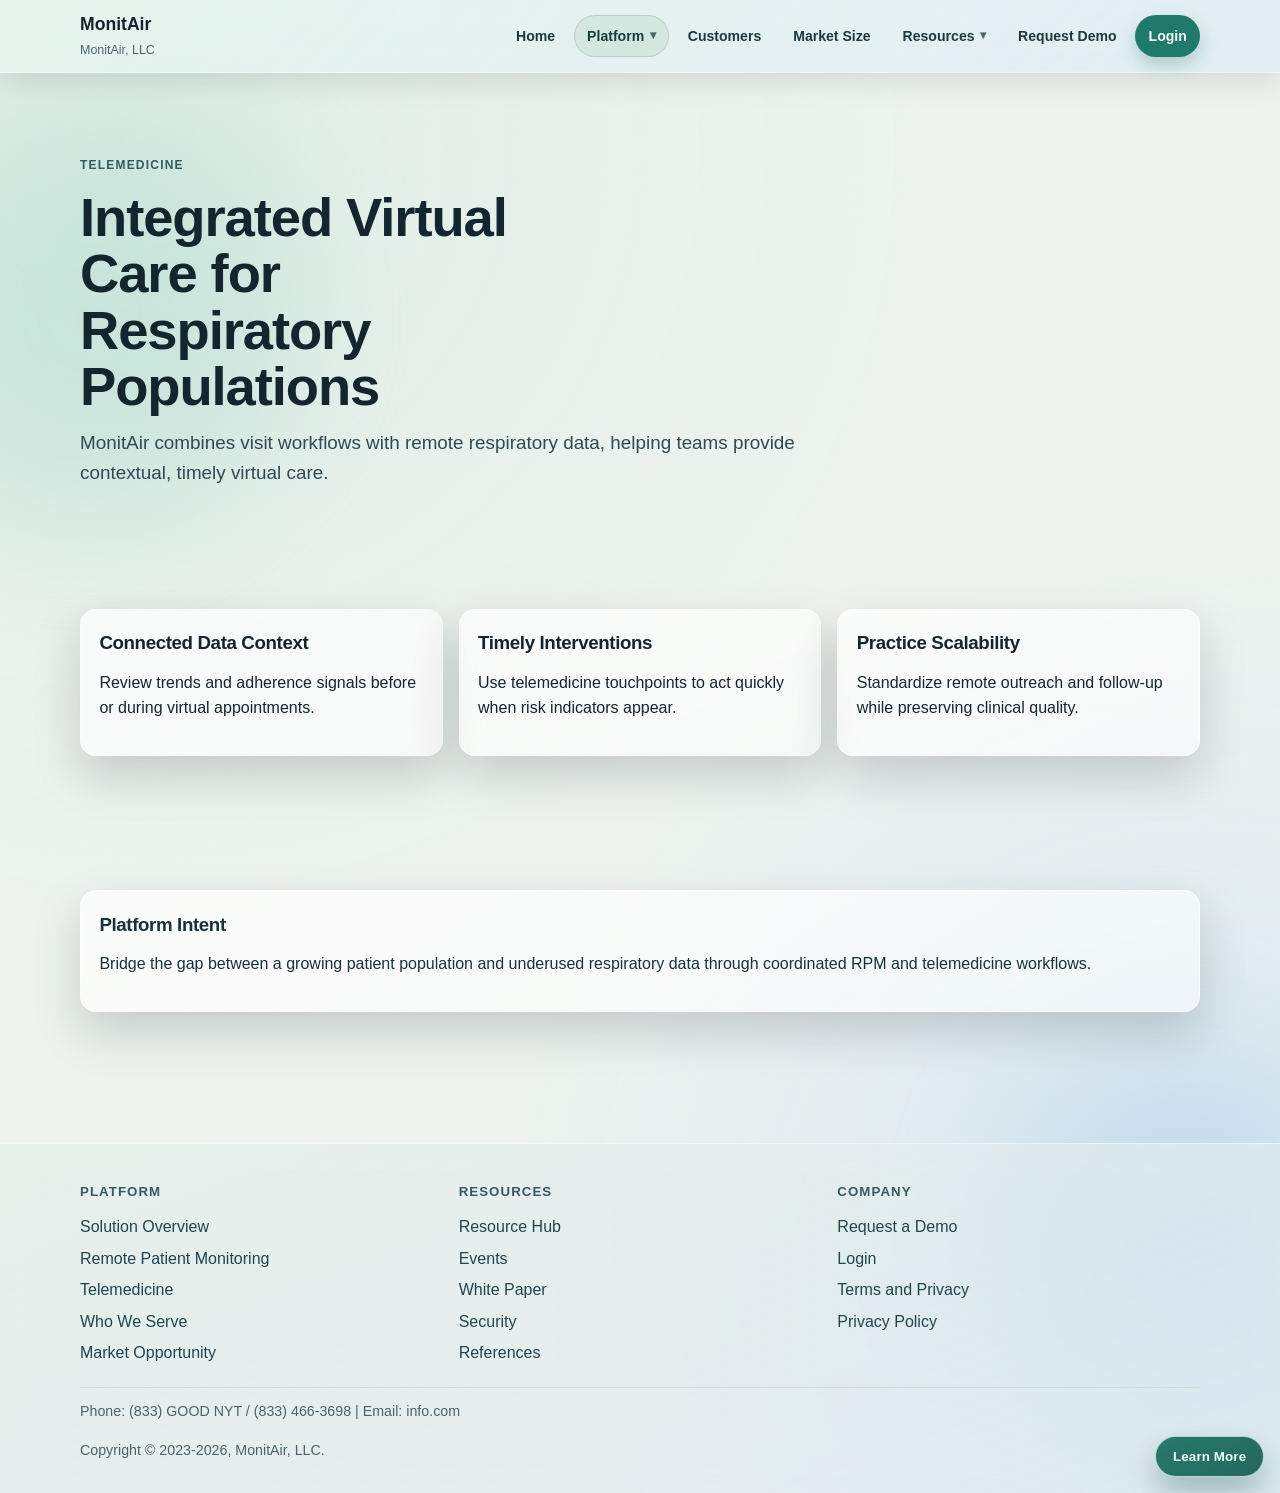
<file: telemedicine.html>
<!doctype html>
<html lang="en">
  <head>
    <meta charset="UTF-8" />
    <meta name="viewport" content="width=device-width, initial-scale=1.0" />
    <title>Telemedicine | MonitAir</title>
    <meta name="description" content="MonitAir telemedicine workflows integrated with respiratory monitoring." />
    <link rel="stylesheet" href="styles.css" />
  </head>
  <body>
    <header class="site-header">
      <div class="container nav-wrap">
        <a class="brand" href="index.html">
          <span class="brand-mark">MonitAir</span>
          <span class="brand-sub">MonitAir, LLC</span>
        </a>
        <button class="menu-toggle" aria-label="Toggle menu" aria-expanded="false">Menu</button>
        <nav class="site-nav" aria-label="Primary">
          <a href="index.html">Home</a>
          <details class="nav-group" data-group="platform">
            <summary>Platform</summary>
            <div class="nav-dropdown">
              <a href="our-solution.html">Overview</a>
              <a href="rpm.html">RPM</a>
              <a href="telemedicine.html">Telemedicine</a>
            </div>
          </details>
          <a href="customers.html">Customers</a>
          <a href="market-opportunity.html">Market Size</a>
          <details class="nav-group" data-group="resources">
            <summary>Resources</summary>
            <div class="nav-dropdown">
              <a href="resources.html">Resource Hub</a>
              <a href="events.html">Events</a>
              <a href="white-paper.html">White Paper</a>
              <a href="security.html">Security</a>
              <a href="references.html">References</a>
              <a href="terms-and-privacy.html">Terms</a>
              <a href="privacy-policy.html">Privacy</a>
            </div>
          </details>
          <a href="request-demo.html">Request Demo</a>
          <a class="nav-login" href="login.html">Login</a>
        </nav>
      </div>
    </header>

    <main>
      <section class="page-hero reveal">
        <div class="container">
          <p class="eyebrow">Telemedicine</p>
          <h1>Integrated Virtual Care for Respiratory Populations</h1>
          <p class="lead">
            MonitAir combines visit workflows with remote respiratory data, helping teams provide
            contextual, timely virtual care.
          </p>
        </div>
      </section>

      <section class="section reveal">
        <div class="container grid-3">
          <article class="card">
            <h3>Connected Data Context</h3>
            <p>Review trends and adherence signals before or during virtual appointments.</p>
          </article>
          <article class="card">
            <h3>Timely Interventions</h3>
            <p>Use telemedicine touchpoints to act quickly when risk indicators appear.</p>
          </article>
          <article class="card">
            <h3>Practice Scalability</h3>
            <p>Standardize remote outreach and follow-up while preserving clinical quality.</p>
          </article>
        </div>
      </section>

      <section class="section reveal">
        <div class="container notice">
          <h3>Platform Intent</h3>
          <p>
            Bridge the gap between a growing patient population and underused respiratory data
            through coordinated RPM and telemedicine workflows.
          </p>
        </div>
      </section>
    </main>

    <footer class="site-footer">
      <div class="container footer-grid">
        <div>
          <h3>Platform</h3>
          <ul>
            <li><a href="our-solution.html">Solution Overview</a></li>
            <li><a href="rpm.html">Remote Patient Monitoring</a></li>
            <li><a href="telemedicine.html">Telemedicine</a></li>
            <li><a href="customers.html">Who We Serve</a></li>
            <li><a href="market-opportunity.html">Market Opportunity</a></li>
          </ul>
        </div>
        <div>
          <h3>Resources</h3>
          <ul>
            <li><a href="resources.html">Resource Hub</a></li>
            <li><a href="events.html">Events</a></li>
            <li><a href="white-paper.html">White Paper</a></li>
            <li><a href="security.html">Security</a></li>
            <li><a href="references.html">References</a></li>
          </ul>
        </div>
        <div>
          <h3>Company</h3>
          <ul>
            <li><a href="request-demo.html">Request a Demo</a></li>
            <li><a href="login.html">Login</a></li>
            <li><a href="terms-and-privacy.html">Terms and Privacy</a></li>
            <li><a href="privacy-policy.html">Privacy Policy</a></li>
          </ul>
        </div>
      </div>
      <div class="container footer-bottom">
        <p>Phone: (833) GOOD NYT / (833) 466-3698 | Email: info.com</p>
        <p>Copyright &copy; 2023-2026, MonitAir, LLC.</p>
      </div>
    </footer>

    <script src="script.js"></script>
  </body>
</html>
</file>
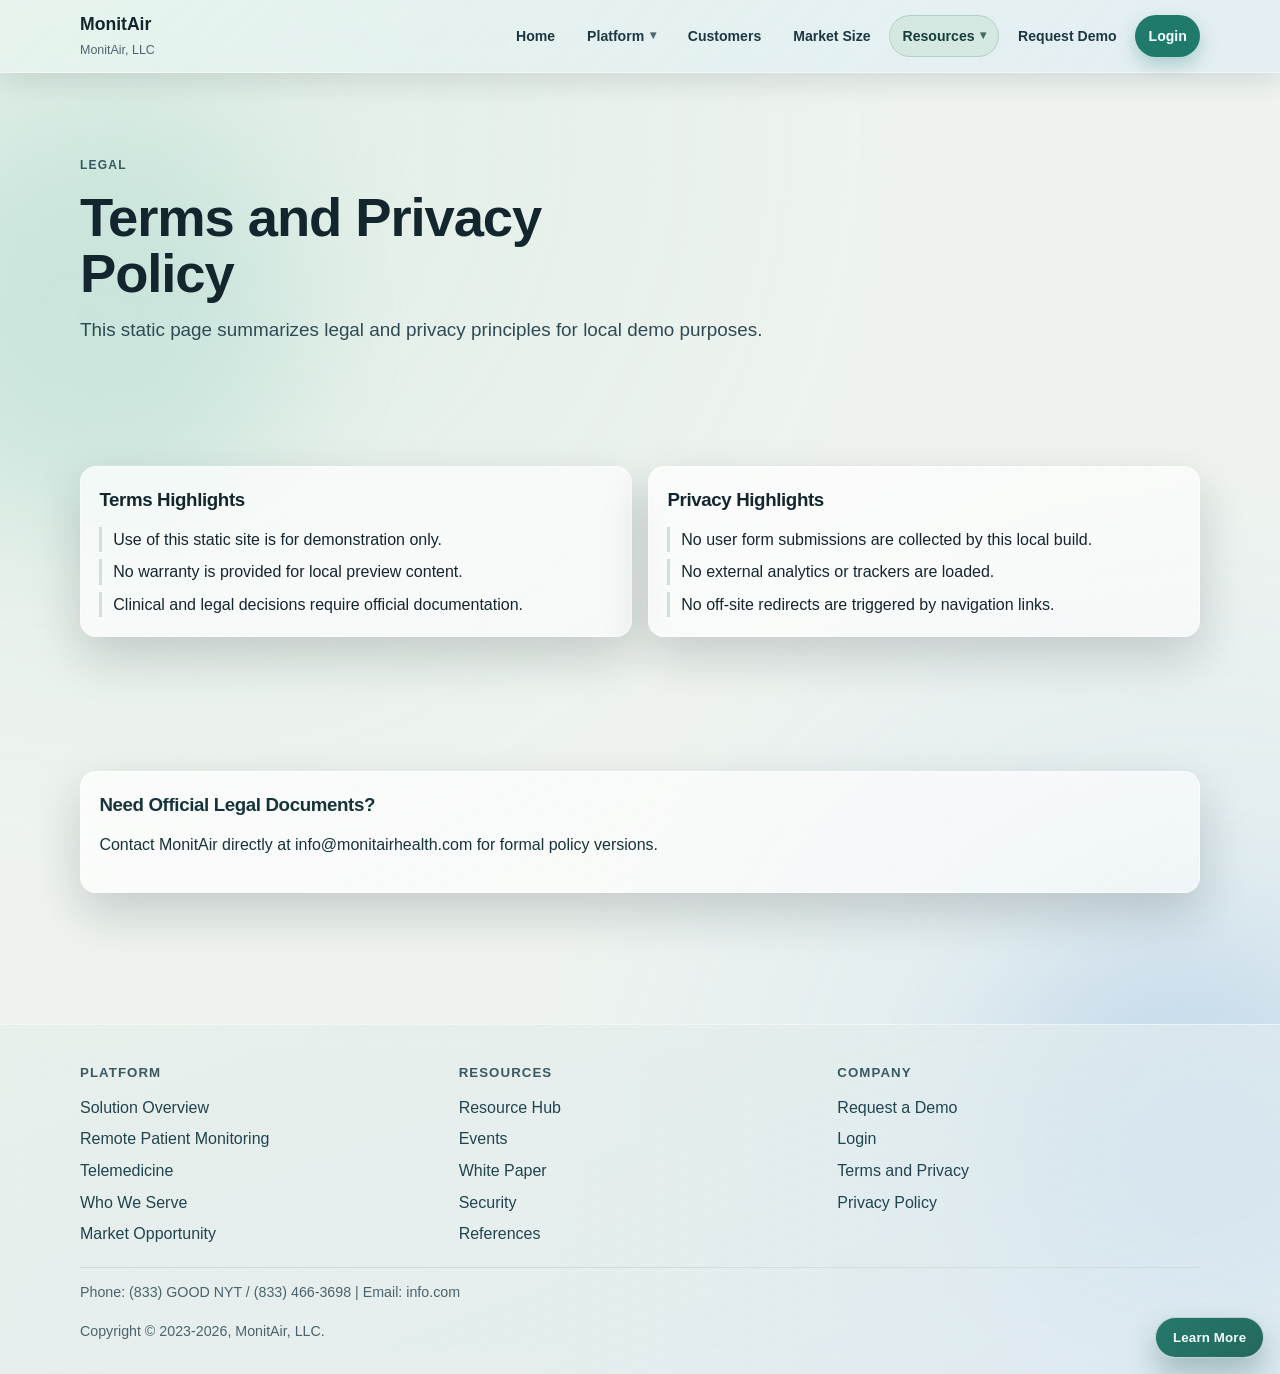
<file: terms-and-privacy.html>
<!doctype html>
<html lang="en">
  <head>
    <meta charset="UTF-8" />
    <meta name="viewport" content="width=device-width, initial-scale=1.0" />
    <title>Terms and Privacy Policy | MonitAir</title>
    <meta name="description" content="MonitAir terms and privacy policy summary page." />
    <link rel="stylesheet" href="styles.css" />
  </head>
  <body>
    <header class="site-header">
      <div class="container nav-wrap">
        <a class="brand" href="index.html">
          <span class="brand-mark">MonitAir</span>
          <span class="brand-sub">MonitAir, LLC</span>
        </a>
        <button class="menu-toggle" aria-label="Toggle menu" aria-expanded="false">Menu</button>
        <nav class="site-nav" aria-label="Primary">
          <a href="index.html">Home</a>
          <details class="nav-group" data-group="platform">
            <summary>Platform</summary>
            <div class="nav-dropdown">
              <a href="our-solution.html">Overview</a>
              <a href="rpm.html">RPM</a>
              <a href="telemedicine.html">Telemedicine</a>
            </div>
          </details>
          <a href="customers.html">Customers</a>
          <a href="market-opportunity.html">Market Size</a>
          <details class="nav-group" data-group="resources">
            <summary>Resources</summary>
            <div class="nav-dropdown">
              <a href="resources.html">Resource Hub</a>
              <a href="events.html">Events</a>
              <a href="white-paper.html">White Paper</a>
              <a href="security.html">Security</a>
              <a href="references.html">References</a>
              <a href="terms-and-privacy.html">Terms</a>
              <a href="privacy-policy.html">Privacy</a>
            </div>
          </details>
          <a href="request-demo.html">Request Demo</a>
          <a class="nav-login" href="login.html">Login</a>
        </nav>
      </div>
    </header>

    <main>
      <section class="page-hero reveal">
        <div class="container">
          <p class="eyebrow">Legal</p>
          <h1>Terms and Privacy Policy</h1>
          <p class="lead">
            This static page summarizes legal and privacy principles for local demo purposes.
          </p>
        </div>
      </section>

      <section class="section reveal">
        <div class="container grid-2">
          <article class="card">
            <h3>Terms Highlights</h3>
            <ul class="list-clean">
              <li>Use of this static site is for demonstration only.</li>
              <li>No warranty is provided for local preview content.</li>
              <li>Clinical and legal decisions require official documentation.</li>
            </ul>
          </article>
          <article class="card">
            <h3>Privacy Highlights</h3>
            <ul class="list-clean">
              <li>No user form submissions are collected by this local build.</li>
              <li>No external analytics or trackers are loaded.</li>
              <li>No off-site redirects are triggered by navigation links.</li>
            </ul>
          </article>
        </div>
      </section>

      <section class="section reveal">
        <div class="container notice">
          <h3>Need Official Legal Documents?</h3>
          <p>Contact MonitAir directly at info@monitairhealth.com for formal policy versions.</p>
        </div>
      </section>
    </main>

    <footer class="site-footer">
      <div class="container footer-grid">
        <div>
          <h3>Platform</h3>
          <ul>
            <li><a href="our-solution.html">Solution Overview</a></li>
            <li><a href="rpm.html">Remote Patient Monitoring</a></li>
            <li><a href="telemedicine.html">Telemedicine</a></li>
            <li><a href="customers.html">Who We Serve</a></li>
            <li><a href="market-opportunity.html">Market Opportunity</a></li>
          </ul>
        </div>
        <div>
          <h3>Resources</h3>
          <ul>
            <li><a href="resources.html">Resource Hub</a></li>
            <li><a href="events.html">Events</a></li>
            <li><a href="white-paper.html">White Paper</a></li>
            <li><a href="security.html">Security</a></li>
            <li><a href="references.html">References</a></li>
          </ul>
        </div>
        <div>
          <h3>Company</h3>
          <ul>
            <li><a href="request-demo.html">Request a Demo</a></li>
            <li><a href="login.html">Login</a></li>
            <li><a href="terms-and-privacy.html">Terms and Privacy</a></li>
            <li><a href="privacy-policy.html">Privacy Policy</a></li>
          </ul>
        </div>
      </div>
      <div class="container footer-bottom">
        <p>Phone: (833) GOOD NYT / (833) 466-3698 | Email: info.com</p>
        <p>Copyright &copy; 2023-2026, MonitAir, LLC.</p>
      </div>
    </footer>

    <script src="script.js"></script>
  </body>
</html>
</file>
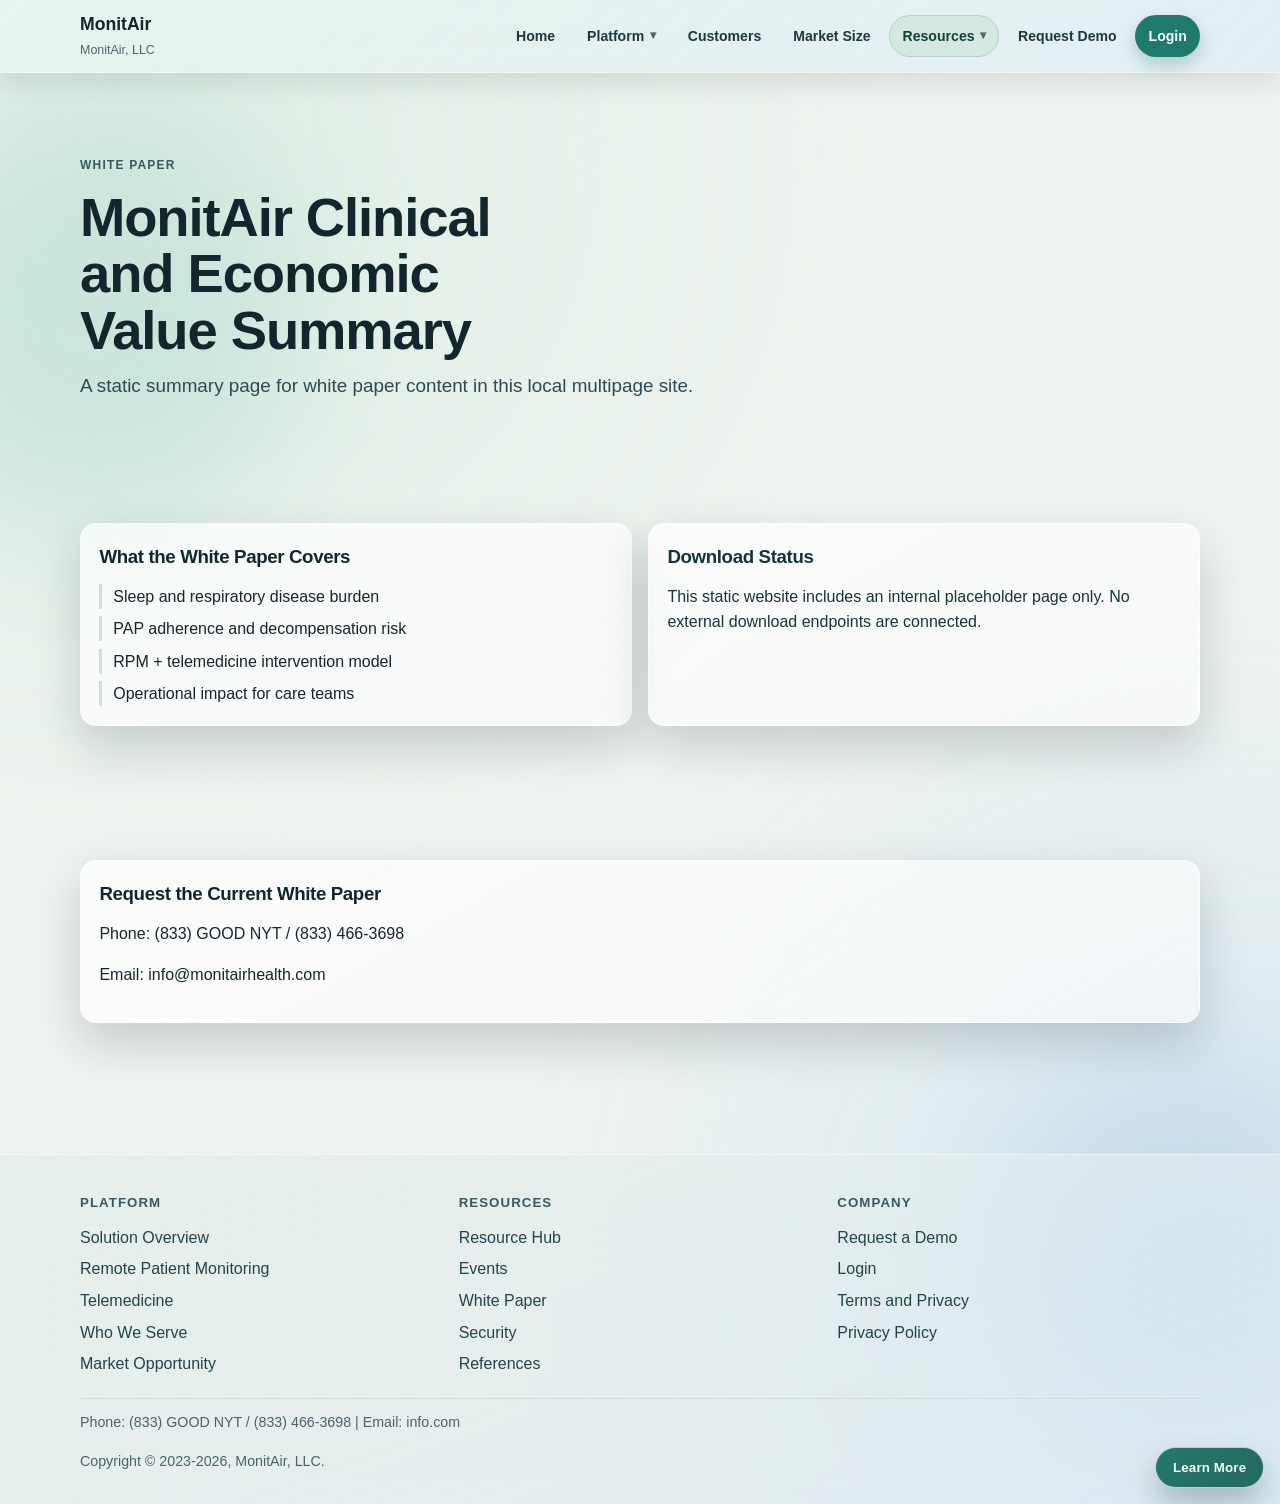
<file: white-paper.html>
<!doctype html>
<html lang="en">
  <head>
    <meta charset="UTF-8" />
    <meta name="viewport" content="width=device-width, initial-scale=1.0" />
    <title>White Paper | MonitAir</title>
    <meta name="description" content="MonitAir white paper overview page." />
    <link rel="stylesheet" href="styles.css" />
  </head>
  <body>
    <header class="site-header">
      <div class="container nav-wrap">
        <a class="brand" href="index.html">
          <span class="brand-mark">MonitAir</span>
          <span class="brand-sub">MonitAir, LLC</span>
        </a>
        <button class="menu-toggle" aria-label="Toggle menu" aria-expanded="false">Menu</button>
        <nav class="site-nav" aria-label="Primary">
          <a href="index.html">Home</a>
          <details class="nav-group" data-group="platform">
            <summary>Platform</summary>
            <div class="nav-dropdown">
              <a href="our-solution.html">Overview</a>
              <a href="rpm.html">RPM</a>
              <a href="telemedicine.html">Telemedicine</a>
            </div>
          </details>
          <a href="customers.html">Customers</a>
          <a href="market-opportunity.html">Market Size</a>
          <details class="nav-group" data-group="resources">
            <summary>Resources</summary>
            <div class="nav-dropdown">
              <a href="resources.html">Resource Hub</a>
              <a href="events.html">Events</a>
              <a href="white-paper.html">White Paper</a>
              <a href="security.html">Security</a>
              <a href="references.html">References</a>
              <a href="terms-and-privacy.html">Terms</a>
              <a href="privacy-policy.html">Privacy</a>
            </div>
          </details>
          <a href="request-demo.html">Request Demo</a>
          <a class="nav-login" href="login.html">Login</a>
        </nav>
      </div>
    </header>

    <main>
      <section class="page-hero reveal">
        <div class="container">
          <p class="eyebrow">White Paper</p>
          <h1>MonitAir Clinical and Economic Value Summary</h1>
          <p class="lead">
            A static summary page for white paper content in this local multipage site.
          </p>
        </div>
      </section>

      <section class="section reveal">
        <div class="container grid-2">
          <article class="card">
            <h3>What the White Paper Covers</h3>
            <ul class="list-clean">
              <li>Sleep and respiratory disease burden</li>
              <li>PAP adherence and decompensation risk</li>
              <li>RPM + telemedicine intervention model</li>
              <li>Operational impact for care teams</li>
            </ul>
          </article>
          <article class="notice">
            <h3>Download Status</h3>
            <p>
              This static website includes an internal placeholder page only. No external download
              endpoints are connected.
            </p>
          </article>
        </div>
      </section>

      <section class="section reveal">
        <div class="container card">
          <h3>Request the Current White Paper</h3>
          <p>Phone: (833) GOOD NYT / (833) 466-3698</p>
          <p>Email: info@monitairhealth.com</p>
        </div>
      </section>
    </main>

    <footer class="site-footer">
      <div class="container footer-grid">
        <div>
          <h3>Platform</h3>
          <ul>
            <li><a href="our-solution.html">Solution Overview</a></li>
            <li><a href="rpm.html">Remote Patient Monitoring</a></li>
            <li><a href="telemedicine.html">Telemedicine</a></li>
            <li><a href="customers.html">Who We Serve</a></li>
            <li><a href="market-opportunity.html">Market Opportunity</a></li>
          </ul>
        </div>
        <div>
          <h3>Resources</h3>
          <ul>
            <li><a href="resources.html">Resource Hub</a></li>
            <li><a href="events.html">Events</a></li>
            <li><a href="white-paper.html">White Paper</a></li>
            <li><a href="security.html">Security</a></li>
            <li><a href="references.html">References</a></li>
          </ul>
        </div>
        <div>
          <h3>Company</h3>
          <ul>
            <li><a href="request-demo.html">Request a Demo</a></li>
            <li><a href="login.html">Login</a></li>
            <li><a href="terms-and-privacy.html">Terms and Privacy</a></li>
            <li><a href="privacy-policy.html">Privacy Policy</a></li>
          </ul>
        </div>
      </div>
      <div class="container footer-bottom">
        <p>Phone: (833) GOOD NYT / (833) 466-3698 | Email: info.com</p>
        <p>Copyright &copy; 2023-2026, MonitAir, LLC.</p>
      </div>
    </footer>

    <script src="script.js"></script>
  </body>
</html>
</file>
<file: styles.css>
:root {
  --bg: #eef3ef;
  --surface: #ffffff;
  --surface-soft: #f8fbf9;
  --ink: #14262d;
  --muted: #4f6570;
  --line: #d5e0da;
  --brand: #1f7a6b;
  --brand-dark: #175e53;
  --accent: #1b5678;
  --shadow: 0 14px 42px rgba(16, 28, 30, 0.12);
  --radius: 16px;
}

* {
  box-sizing: border-box;
}

html,
body {
  margin: 0;
  padding: 0;
}

body {
  font-family: "Avenir Next", "Segoe UI Variable", "Segoe UI", sans-serif;
  color: var(--ink);
  background: radial-gradient(circle at 12% 10%, #dfeee6 0%, transparent 44%),
    radial-gradient(circle at 94% 84%, #d8e8f1 0%, transparent 40%), var(--bg);
  line-height: 1.58;
  min-height: 100vh;
}

h1,
h2,
h3,
h4 {
  font-family: "Optima", "Avenir Next Condensed", "Trebuchet MS", sans-serif;
  letter-spacing: -0.02em;
  margin: 0 0 0.75rem;
}

p {
  margin: 0 0 1rem;
}

a {
  color: inherit;
}

.container {
  width: min(1120px, calc(100% - 2.2rem));
  margin-inline: auto;
}

.site-header {
  position: sticky;
  top: 0;
  z-index: 30;
  border-bottom: 1px solid var(--line);
  background: rgba(238, 243, 239, 0.9);
  backdrop-filter: blur(9px);
}

.nav-wrap {
  min-height: 72px;
  display: flex;
  align-items: center;
  justify-content: space-between;
  gap: 1rem;
}

.brand {
  text-decoration: none;
  display: grid;
  gap: 0.1rem;
}

.brand-mark {
  font-size: 1.1rem;
  font-weight: 800;
}

.brand-sub {
  font-size: 0.78rem;
  color: var(--muted);
}

.menu-toggle {
  display: none;
  border: 1px solid var(--line);
  border-radius: 999px;
  background: var(--surface);
  color: var(--ink);
  padding: 0.45rem 0.8rem;
  font-weight: 700;
}

.site-nav {
  display: flex;
  align-items: center;
  gap: 0.45rem;
}

.site-nav a {
  text-decoration: none;
  border-radius: 999px;
  padding: 0.52rem 0.78rem;
  font-size: 0.9rem;
  font-weight: 650;
  color: #203842;
  transition: background-color 0.2s ease;
}

.site-nav a:hover {
  background: #dfebe6;
}

.site-nav a.is-active {
  background: #d2e5de;
  color: #124640;
}

.site-nav .nav-login {
  background: var(--brand);
  color: #f4fffd;
}

.site-nav .nav-login:hover,
.site-nav .nav-login.is-active {
  background: var(--brand-dark);
  color: #f4fffd;
}

.hero {
  padding: 5.6rem 0 4.2rem;
}

.hero-grid {
  display: grid;
  grid-template-columns: 1.05fr 0.95fr;
  gap: 1.15rem;
  align-items: end;
}

.eyebrow {
  text-transform: uppercase;
  letter-spacing: 0.1em;
  font-size: 0.75rem;
  color: #365a5d;
  font-weight: 800;
  margin-bottom: 0.9rem;
}

.hero h1,
.page-hero h1 {
  font-size: clamp(2rem, 5vw, 3.4rem);
  line-height: 1.04;
  max-width: 16ch;
}

.lead {
  color: #2f4a53;
  font-size: clamp(1rem, 1.9vw, 1.18rem);
  max-width: 62ch;
}

.hero-actions {
  display: flex;
  gap: 0.65rem;
  flex-wrap: wrap;
}

.btn {
  text-decoration: none;
  display: inline-block;
  border-radius: 999px;
  padding: 0.7rem 1.08rem;
  font-size: 0.92rem;
  font-weight: 750;
}

.btn-primary {
  background: var(--brand);
  color: #f4fffd;
}

.btn-primary:hover {
  background: var(--brand-dark);
}

.btn-secondary {
  background: #e5f0eb;
  border: 1px solid #bfd3cc;
  color: #244248;
}

.btn-secondary:hover {
  background: #d9eae4;
}

.hero-panel,
.card,
.stat-card,
.list-card,
.notice,
.timeline-item {
  background: var(--surface);
  border: 1px solid var(--line);
  border-radius: var(--radius);
  box-shadow: 0 6px 18px rgba(17, 33, 35, 0.06);
}

.hero-panel {
  padding: 1.2rem;
  background: linear-gradient(138deg, #f4fbf8 0%, #e8f2ee 100%);
}

.panel-title {
  font-size: 1.12rem;
  font-weight: 750;
}

.badge-row {
  display: flex;
  gap: 0.55rem;
  margin-top: 0.9rem;
  flex-wrap: wrap;
}

.badge {
  border-radius: 999px;
  padding: 0.4rem 0.68rem;
  background: #d7ebe4;
  color: #1e4a49;
  font-size: 0.78rem;
  font-weight: 750;
}

.section {
  padding: 4.2rem 0;
}

.section-tight {
  padding-top: 2.1rem;
}

.section-head h2,
.page-hero h2 {
  font-size: clamp(1.45rem, 3.1vw, 2.2rem);
}

.grid-2 {
  display: grid;
  grid-template-columns: repeat(2, minmax(0, 1fr));
  gap: 1rem;
}

.grid-3 {
  display: grid;
  grid-template-columns: repeat(3, minmax(0, 1fr));
  gap: 1rem;
}

.stats-grid {
  display: grid;
  grid-template-columns: repeat(2, minmax(0, 1fr));
  gap: 1rem;
  margin-top: 1.2rem;
}

.stat-card,
.card,
.notice,
.timeline-item,
.list-card {
  padding: 1.15rem;
}

.stat-card h3 {
  margin-bottom: 0.45rem;
  color: #173a36;
  font-size: clamp(1.45rem, 2.4vw, 2rem);
}

.muted {
  color: var(--muted);
}

.benefits {
  margin: 0;
  padding: 1.2rem 1.4rem 1.2rem 2rem;
  border: 1px solid var(--line);
  border-radius: var(--radius);
  background: var(--surface);
  box-shadow: 0 6px 18px rgba(16, 26, 28, 0.07);
  display: grid;
  gap: 0.7rem;
}

.benefits li::marker {
  color: #246d65;
  font-weight: 800;
}

.list-clean {
  list-style: none;
  margin: 0;
  padding: 0;
  display: grid;
  gap: 0.45rem;
}

.list-clean li {
  border-left: 3px solid #cfe0d9;
  padding-left: 0.68rem;
}

.timeline {
  display: grid;
  gap: 0.85rem;
}

.notice {
  background: linear-gradient(128deg, #193a35 0%, #2c5953 100%);
  color: #ebf7f4;
}

.notice h3,
.notice p {
  color: inherit;
}

.page-hero {
  padding: 5.2rem 0 2.4rem;
}

.page-hero p {
  max-width: 70ch;
}

.inline-path {
  font-family: "Menlo", "Consolas", monospace;
  background: #e8f1ed;
  border-radius: 8px;
  padding: 0.2rem 0.38rem;
  font-size: 0.89rem;
}

.site-footer {
  margin-top: 4rem;
  border-top: 1px solid var(--line);
  background: #e8efea;
  padding: 2.4rem 0 1rem;
}

.footer-grid {
  display: grid;
  grid-template-columns: repeat(2, minmax(0, 1fr));
  gap: 1rem;
}

.site-footer h3 {
  text-transform: uppercase;
  letter-spacing: 0.08em;
  font-size: 0.83rem;
  color: #395861;
  margin-bottom: 0.65rem;
}

.site-footer ul {
  margin: 0;
  padding: 0;
  list-style: none;
  display: grid;
  gap: 0.4rem;
}

.site-footer a {
  text-decoration: none;
  color: #21444f;
}

.site-footer a:hover {
  text-decoration: underline;
}

.footer-bottom {
  border-top: 1px solid #d1ddd8;
  margin-top: 1.3rem;
  padding-top: 0.8rem;
  font-size: 0.89rem;
  color: #4b636d;
}

.reveal {
  opacity: 0;
  transform: translateY(14px);
  transition: opacity 0.58s ease, transform 0.58s ease;
}

.reveal.is-visible {
  opacity: 1;
  transform: translateY(0);
}

@media (max-width: 980px) {
  .hero-grid,
  .grid-2,
  .grid-3,
  .stats-grid,
  .footer-grid {
    grid-template-columns: 1fr;
  }

  .hero {
    padding-top: 4.8rem;
  }
}

@media (max-width: 860px) {
  .menu-toggle {
    display: inline-flex;
  }

  .site-nav {
    display: none;
    position: absolute;
    top: 72px;
    left: 1rem;
    right: 1rem;
    z-index: 80;
    background: #f8fbf9;
    border: 1px solid var(--line);
    border-radius: 13px;
    box-shadow: var(--shadow);
    padding: 0.65rem;
    flex-direction: column;
    align-items: stretch;
    gap: 0.15rem;
  }

  .site-nav a {
    border-radius: 10px;
  }

  .site-nav.is-open {
    display: flex;
  }
}

@media (prefers-reduced-motion: reduce) {
  .reveal {
    opacity: 1;
    transform: none;
    transition: none;
  }
}

.hero-grid-marketing {
  grid-template-columns: 1fr 1fr;
  align-items: center;
}

.hero-media-wrap {
  background: linear-gradient(160deg, #1e5a51 0%, #2d6f65 100%);
  border-radius: var(--radius);
  padding: 0.7rem;
  border: 1px solid rgba(255, 255, 255, 0.28);
  box-shadow: var(--shadow);
}

.hero-media {
  width: 100%;
  display: block;
  border-radius: calc(var(--radius) - 4px);
}

.metric-grid {
  margin-top: 1.15rem;
  display: grid;
  grid-template-columns: repeat(4, minmax(0, 1fr));
  gap: 0.9rem;
}

.metric-card {
  background: var(--surface);
  border: 1px solid var(--line);
  border-radius: var(--radius);
  padding: 1.05rem;
  box-shadow: 0 6px 18px rgba(16, 28, 30, 0.06);
}

.metric-value {
  margin: 0 0 0.3rem;
  font-size: clamp(1.7rem, 2.7vw, 2.2rem);
  line-height: 1.02;
  color: #175148;
  font-weight: 800;
}

.metric-label {
  margin: 0;
  color: #2c4b55;
  font-weight: 650;
}

.persona-grid {
  margin-top: 1.2rem;
  display: grid;
  grid-template-columns: repeat(3, minmax(0, 1fr));
  gap: 1rem;
}

.persona-card {
  background: var(--surface);
  border: 1px solid var(--line);
  border-radius: var(--radius);
  box-shadow: 0 8px 22px rgba(13, 23, 25, 0.07);
  overflow: hidden;
}

.persona-card img {
  width: 100%;
  aspect-ratio: 16 / 10;
  object-fit: cover;
  display: block;
}

.persona-card h3,
.persona-card p,
.persona-card ul {
  margin-left: 0.95rem;
  margin-right: 0.95rem;
}

.persona-card h3 {
  margin-top: 0.8rem;
  margin-bottom: 0.4rem;
}

.persona-card p {
  margin-bottom: 0.75rem;
}

.persona-card ul {
  margin-bottom: 1rem;
}

.market-layout {
  display: grid;
  grid-template-columns: 1.1fr 0.9fr;
  gap: 1rem;
  align-items: start;
}

.image-card {
  background: var(--surface);
  border: 1px solid var(--line);
  border-radius: var(--radius);
  padding: 0.55rem;
  box-shadow: 0 6px 18px rgba(16, 28, 30, 0.06);
}

.image-card img {
  width: 100%;
  display: block;
  border-radius: calc(var(--radius) - 5px);
}

.scenario-grid {
  margin-top: 0.8rem;
  display: grid;
  grid-template-columns: repeat(3, minmax(0, 1fr));
  gap: 0.7rem;
}

.scenario-item {
  border: 1px solid #d4e4de;
  border-radius: 12px;
  background: #f4faf7;
  padding: 0.7rem;
}

.scenario-item h4 {
  margin: 0 0 0.2rem;
  font-size: 1rem;
}

.scenario-value {
  margin: 0;
  color: #175148;
  font-weight: 800;
}

@media (max-width: 1140px) {
  .site-nav {
    gap: 0.2rem;
  }

  .site-nav a {
    font-size: 0.84rem;
    padding: 0.48rem 0.65rem;
  }
}

@media (max-width: 980px) {
  .hero-grid-marketing,
  .metric-grid,
  .persona-grid,
  .market-layout,
  .scenario-grid {
    grid-template-columns: 1fr;
  }
}

/* ===== IA + Glass UI Upgrade ===== */
:root {
  --glass-bg: rgba(255, 255, 255, 0.56);
  --glass-bg-strong: rgba(255, 255, 255, 0.72);
  --glass-border: rgba(255, 255, 255, 0.5);
  --glass-shadow: 0 20px 48px rgba(14, 30, 32, 0.18);
}

body {
  opacity: 0;
  transform: translateY(8px);
  transition: opacity 0.55s ease, transform 0.55s ease;
}

body.is-loaded {
  opacity: 1;
  transform: translateY(0);
}

body::before,
body::after {
  content: "";
  position: fixed;
  z-index: -2;
  pointer-events: none;
  border-radius: 999px;
  filter: blur(70px);
  opacity: 0.32;
  animation: drift 12s ease-in-out infinite alternate;
}

body::before {
  width: 420px;
  height: 420px;
  left: -120px;
  top: 110px;
  background: #97d0c3;
}

body::after {
  width: 360px;
  height: 360px;
  right: -80px;
  bottom: 90px;
  background: #9fbfe0;
  animation-delay: 1.2s;
}

@keyframes drift {
  from {
    transform: translate3d(0, 0, 0) scale(1);
  }
  to {
    transform: translate3d(16px, -14px, 0) scale(1.06);
  }
}

.site-header {
  border-bottom: 1px solid rgba(255, 255, 255, 0.45);
  background: linear-gradient(135deg, rgba(233, 245, 239, 0.8) 0%, rgba(220, 235, 245, 0.65) 100%);
  box-shadow: 0 8px 28px rgba(15, 35, 37, 0.12);
  backdrop-filter: blur(14px) saturate(1.15);
  -webkit-backdrop-filter: blur(14px) saturate(1.15);
}

.nav-wrap {
  position: relative;
}

.site-nav {
  gap: 0.35rem;
}

.site-nav > a,
.nav-group > summary {
  text-decoration: none;
  list-style: none;
  border-radius: 999px;
  padding: 0.53rem 0.76rem;
  font-size: 0.88rem;
  font-weight: 700;
  color: #1d3841;
  cursor: pointer;
  border: 1px solid transparent;
  transition: background-color 0.24s ease, border-color 0.24s ease, transform 0.24s ease;
}

.nav-group > summary::-webkit-details-marker {
  display: none;
}

.site-nav > a:hover,
.nav-group > summary:hover {
  background: rgba(225, 239, 233, 0.78);
  border-color: rgba(196, 217, 209, 0.68);
  transform: translateY(-1px);
}

.site-nav > a.is-active,
.nav-group.is-active > summary,
.nav-group[open] > summary {
  background: rgba(208, 229, 219, 0.78);
  border-color: rgba(174, 203, 193, 0.8);
  color: #143f3a;
}

.nav-group {
  position: relative;
}

.nav-group > summary {
  display: inline-flex;
  align-items: center;
  gap: 0.35rem;
}

.nav-group > summary::after {
  content: "▾";
  font-size: 0.75rem;
  opacity: 0.75;
  transform: translateY(-1px);
}

.nav-dropdown {
  position: absolute;
  top: calc(100% + 0.5rem);
  left: 0;
  min-width: 220px;
  padding: 0.4rem;
  border-radius: 14px;
  border: 1px solid rgba(255, 255, 255, 0.56);
  background: linear-gradient(140deg, rgba(255, 255, 255, 0.8) 0%, rgba(237, 247, 242, 0.74) 100%);
  box-shadow: var(--glass-shadow);
  backdrop-filter: blur(16px) saturate(1.15);
  -webkit-backdrop-filter: blur(16px) saturate(1.15);
  opacity: 0;
  visibility: hidden;
  transform: translateY(6px) scale(0.98);
  transition: opacity 0.2s ease, transform 0.2s ease, visibility 0.2s ease;
  z-index: 40;
}

.nav-group[open] .nav-dropdown,
.nav-group:hover .nav-dropdown,
.nav-group:focus-within .nav-dropdown {
  opacity: 1;
  visibility: visible;
  transform: translateY(0) scale(1);
}

.nav-dropdown a {
  display: block;
  padding: 0.58rem 0.62rem;
  border-radius: 10px;
  color: #204148;
  font-size: 0.86rem;
  font-weight: 650;
  text-decoration: none;
}

.nav-dropdown a:hover,
.nav-dropdown a.is-active {
  background: rgba(220, 237, 229, 0.9);
}

.site-nav .nav-login {
  box-shadow: 0 8px 18px rgba(30, 112, 97, 0.28);
}

.hero-media-wrap,
.metric-card,
.persona-card,
.card,
.notice,
.timeline-item,
.image-card,
.scenario-item,
.stat-card,
.list-card {
  background: linear-gradient(150deg, var(--glass-bg-strong) 0%, var(--glass-bg) 100%);
  border: 1px solid var(--glass-border);
  box-shadow: var(--glass-shadow);
  backdrop-filter: blur(16px) saturate(1.18);
  -webkit-backdrop-filter: blur(16px) saturate(1.18);
}

.notice {
  color: #16333a;
}

.notice h1,
.notice h2,
.notice h3,
.notice h4,
.notice p,
.notice li {
  color: inherit;
}

.notice a {
  color: #175f57;
  text-decoration-color: rgba(23, 95, 87, 0.5);
  text-underline-offset: 2px;
}

.notice a:hover {
  color: #124b45;
  text-decoration-color: rgba(18, 75, 69, 0.7);
}

.hero-media-wrap {
  animation: floatCard 6s ease-in-out infinite;
}

@keyframes floatCard {
  0%,
  100% {
    transform: translateY(0);
  }
  50% {
    transform: translateY(-7px);
  }
}

.metric-card,
.persona-card,
.card,
.stat-card,
.timeline-item,
.list-card,
.notice,
.image-card,
.scenario-item {
  transition: transform 0.25s ease, box-shadow 0.25s ease, border-color 0.25s ease;
}

.metric-card:hover,
.persona-card:hover,
.card:hover,
.stat-card:hover,
.timeline-item:hover,
.list-card:hover,
.notice:hover,
.image-card:hover,
.scenario-item:hover {
  transform: translateY(-4px);
  border-color: rgba(184, 215, 205, 0.95);
  box-shadow: 0 24px 48px rgba(13, 29, 31, 0.18);
}

.reveal {
  opacity: 0;
  transform: translateY(20px) scale(0.985);
  filter: blur(3px);
  transition: opacity 0.65s ease, transform 0.65s ease, filter 0.65s ease;
}

.reveal.is-visible {
  opacity: 1;
  transform: translateY(0) scale(1);
  filter: blur(0);
}

.footer-grid {
  grid-template-columns: repeat(3, minmax(0, 1fr));
}

.site-footer {
  background: linear-gradient(160deg, rgba(229, 238, 233, 0.8) 0%, rgba(221, 233, 241, 0.6) 100%);
  border-top: 1px solid rgba(255, 255, 255, 0.5);
  backdrop-filter: blur(12px) saturate(1.14);
  -webkit-backdrop-filter: blur(12px) saturate(1.14);
}

@media (max-width: 1040px) {
  .site-nav > a,
  .nav-group > summary {
    font-size: 0.82rem;
    padding: 0.48rem 0.58rem;
  }
}

@media (max-width: 860px) {
  .site-nav {
    background: linear-gradient(145deg, rgba(252, 255, 253, 0.82) 0%, rgba(242, 250, 246, 0.76) 100%);
    backdrop-filter: blur(15px);
    -webkit-backdrop-filter: blur(15px);
  }

  .site-nav > a,
  .nav-group > summary {
    padding: 0.6rem 0.65rem;
  }

  .nav-group {
    width: 100%;
  }

  .nav-group > summary {
    width: 100%;
    border-radius: 10px;
  }

  .nav-dropdown {
    position: static;
    min-width: 0;
    border-radius: 10px;
    margin-top: 0.35rem;
    box-shadow: none;
    border: 1px solid rgba(205, 222, 214, 0.8);
    opacity: 1;
    visibility: visible;
    transform: none;
    display: none;
  }

  .nav-group[open] .nav-dropdown {
    display: block;
  }

  .footer-grid {
    grid-template-columns: 1fr;
  }
}

@media (prefers-reduced-motion: reduce) {
  body,
  body::before,
  body::after,
  .hero-media-wrap,
  .metric-card,
  .persona-card,
  .card,
  .stat-card,
  .timeline-item,
  .list-card,
  .notice,
  .image-card,
  .scenario-item,
  .reveal {
    animation: none !important;
    transition: none !important;
    transform: none !important;
    filter: none !important;
  }
}

/* ===== Product Insights Interaction Layer ===== */
.insight-layer {
  position: fixed;
  right: 1rem;
  bottom: 1rem;
  z-index: 90;
}

.insight-fab {
  border: 1px solid rgba(255, 255, 255, 0.68);
  background: linear-gradient(140deg, rgba(27, 115, 100, 0.95) 0%, rgba(21, 92, 80, 0.92) 100%);
  color: #f3fffb;
  border-radius: 999px;
  padding: 0.75rem 1.05rem;
  font-weight: 800;
  letter-spacing: 0.01em;
  box-shadow: 0 16px 30px rgba(18, 75, 66, 0.3);
  cursor: pointer;
  transition: transform 0.24s ease, box-shadow 0.24s ease;
}

.insight-fab:hover {
  transform: translateY(-2px);
  box-shadow: 0 22px 34px rgba(18, 75, 66, 0.35);
}

.insight-overlay {
  position: fixed;
  inset: 0;
  background: rgba(12, 26, 29, 0.34);
  backdrop-filter: blur(3px);
  -webkit-backdrop-filter: blur(3px);
}

.insight-panel {
  position: fixed;
  right: 1rem;
  bottom: 4.8rem;
  width: min(420px, calc(100vw - 2rem));
  max-height: min(76vh, 760px);
  overflow: auto;
  border-radius: 18px;
  padding: 1rem;
  border: 1px solid rgba(255, 255, 255, 0.6);
  background: linear-gradient(160deg, rgba(248, 254, 251, 0.84) 0%, rgba(234, 247, 242, 0.74) 100%);
  box-shadow: 0 26px 54px rgba(15, 36, 38, 0.24);
  backdrop-filter: blur(18px) saturate(1.2);
  -webkit-backdrop-filter: blur(18px) saturate(1.2);
  opacity: 0;
  visibility: hidden;
  transform: translateY(16px) scale(0.98);
  transition: opacity 0.24s ease, transform 0.24s ease, visibility 0.24s ease;
  color: #16373f;
}

.insight-panel.is-open {
  opacity: 1;
  visibility: visible;
  transform: translateY(0) scale(1);
}

.insight-head {
  display: grid;
  grid-template-columns: 1fr auto;
  gap: 0.4rem;
  align-items: start;
}

.insight-kicker {
  margin: 0;
  grid-column: 1 / -1;
  text-transform: uppercase;
  letter-spacing: 0.08em;
  font-size: 0.72rem;
  font-weight: 800;
  color: #3b6763;
}

.insight-head h3 {
  margin: 0;
  font-size: 1.18rem;
}

.insight-close {
  border: 1px solid rgba(198, 218, 210, 0.9);
  background: rgba(243, 252, 248, 0.95);
  color: #2b5153;
  border-radius: 10px;
  padding: 0.34rem 0.55rem;
  font-size: 0.8rem;
  font-weight: 700;
  cursor: pointer;
}

.insight-intro {
  margin-top: 0.7rem;
  margin-bottom: 0.75rem;
  color: #2d5058;
  font-size: 0.94rem;
}

.insight-tags {
  display: flex;
  flex-wrap: wrap;
  gap: 0.4rem;
  margin-bottom: 0.8rem;
}

.insight-tags span {
  padding: 0.3rem 0.56rem;
  border-radius: 999px;
  border: 1px solid rgba(184, 211, 202, 0.8);
  background: rgba(228, 243, 236, 0.9);
  color: #265550;
  font-size: 0.73rem;
  font-weight: 760;
}

.insight-section {
  margin-top: 0.78rem;
  border-top: 1px solid rgba(195, 216, 208, 0.86);
  padding-top: 0.72rem;
}

.insight-section h4 {
  margin: 0 0 0.48rem;
  font-size: 0.95rem;
  color: #1d4348;
}

.insight-section ul {
  margin: 0;
  padding-left: 1rem;
  display: grid;
  gap: 0.4rem;
  color: #274851;
}

.insight-faq {
  display: grid;
  gap: 0.45rem;
}

.insight-item {
  border: 1px solid rgba(193, 214, 205, 0.88);
  border-radius: 11px;
  padding: 0.5rem 0.62rem;
  background: rgba(244, 252, 248, 0.88);
}

.insight-item summary {
  list-style: none;
  cursor: pointer;
  font-size: 0.88rem;
  font-weight: 760;
  color: #21464c;
}

.insight-item summary::-webkit-details-marker {
  display: none;
}

.insight-item summary::after {
  content: '+';
  float: right;
  font-size: 1rem;
  color: #2b6761;
}

.insight-item[open] summary::after {
  content: '\2013';
}

.insight-item p {
  margin: 0.42rem 0 0;
  font-size: 0.86rem;
  color: #2f5560;
}

.insight-links {
  display: grid;
  gap: 0.4rem;
}

.insight-link {
  display: block;
  text-decoration: none;
  border: 1px solid rgba(190, 213, 204, 0.88);
  background: rgba(239, 250, 245, 0.88);
  border-radius: 10px;
  padding: 0.48rem 0.62rem;
  color: #1f5a54;
  font-size: 0.86rem;
  font-weight: 740;
}

.insight-link:hover {
  background: rgba(227, 245, 237, 0.95);
  color: #174c47;
}

body.insight-open {
  overflow: hidden;
}

@media (max-width: 860px) {
  .insight-layer {
    right: 0.7rem;
    bottom: 0.7rem;
  }

  .insight-panel {
    right: 0.7rem;
    bottom: 4.25rem;
    width: min(420px, calc(100vw - 1.4rem));
    max-height: 72vh;
  }

  .insight-fab {
    padding: 0.68rem 0.95rem;
    font-size: 0.9rem;
  }
}

@media (prefers-reduced-motion: reduce) {
  .insight-panel,
  .insight-fab,
  .insight-item,
  .insight-link {
    transition: none !important;
  }
}
</file>
